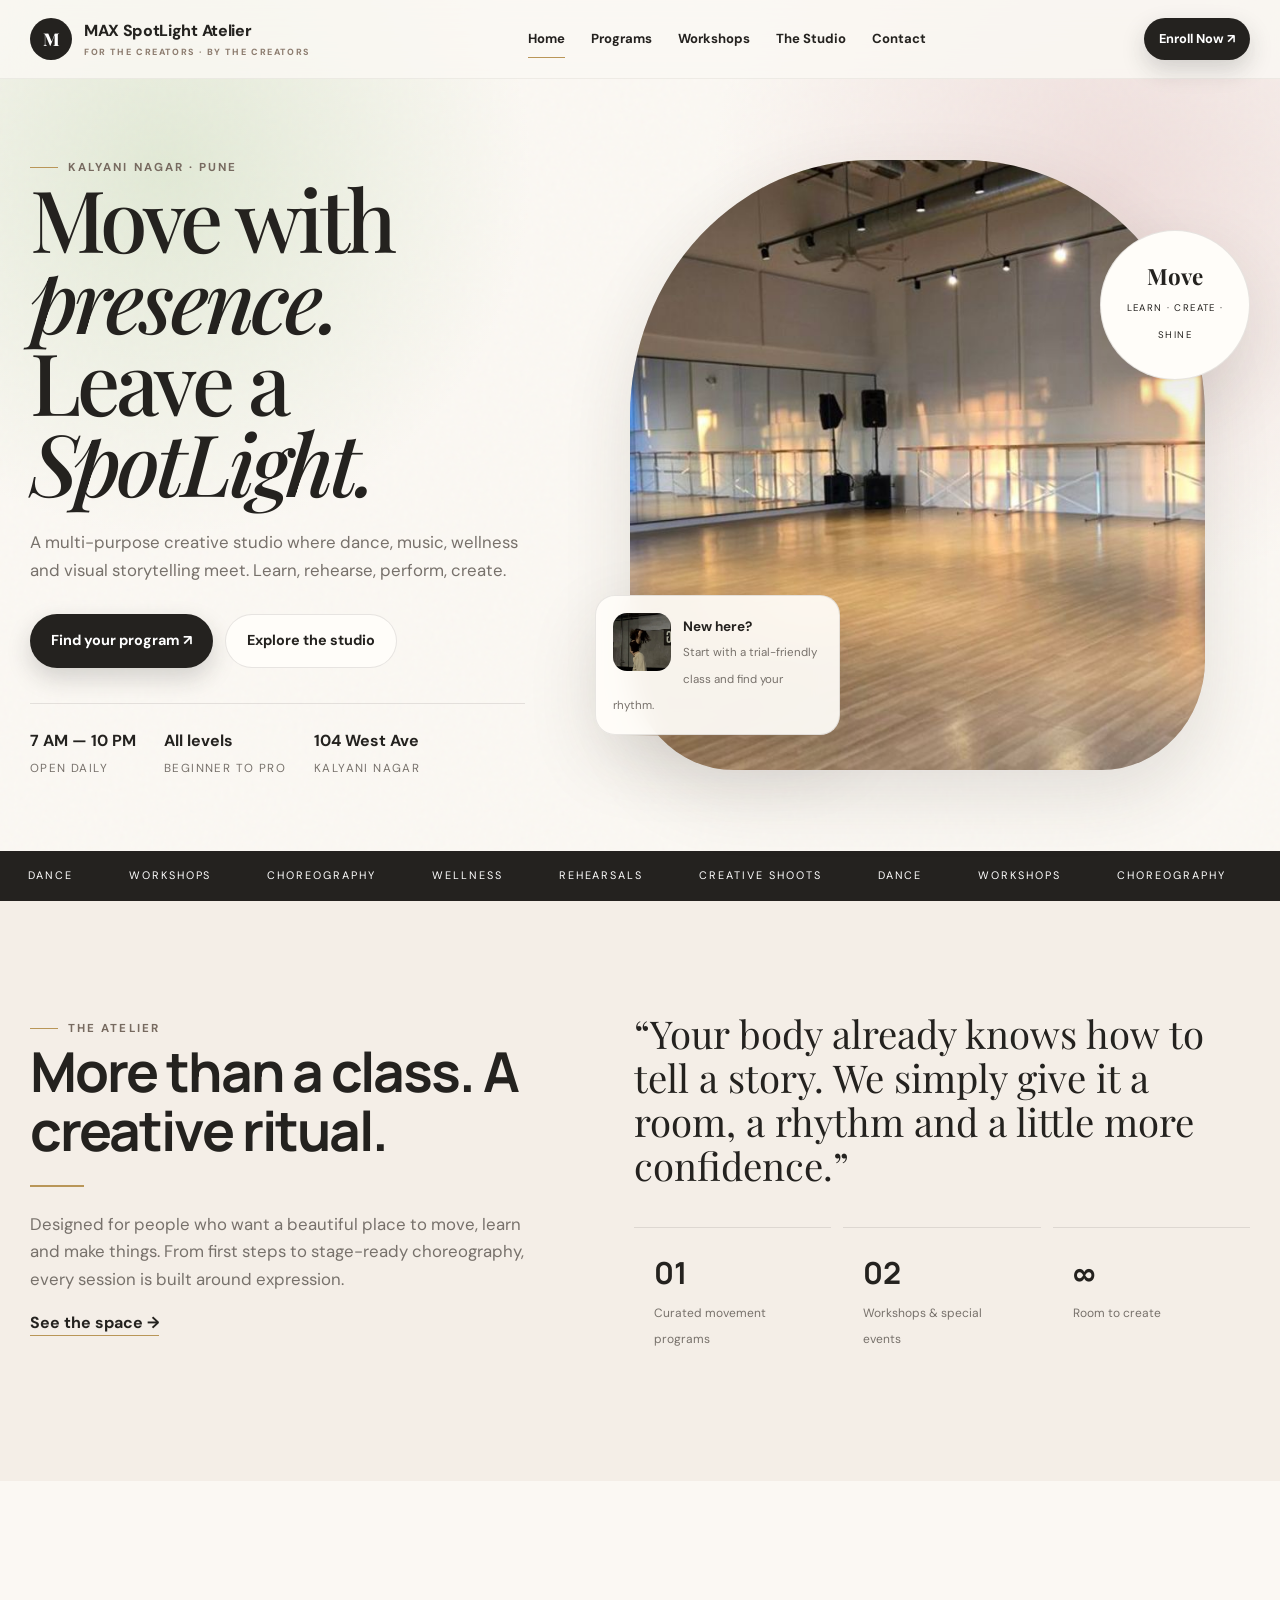
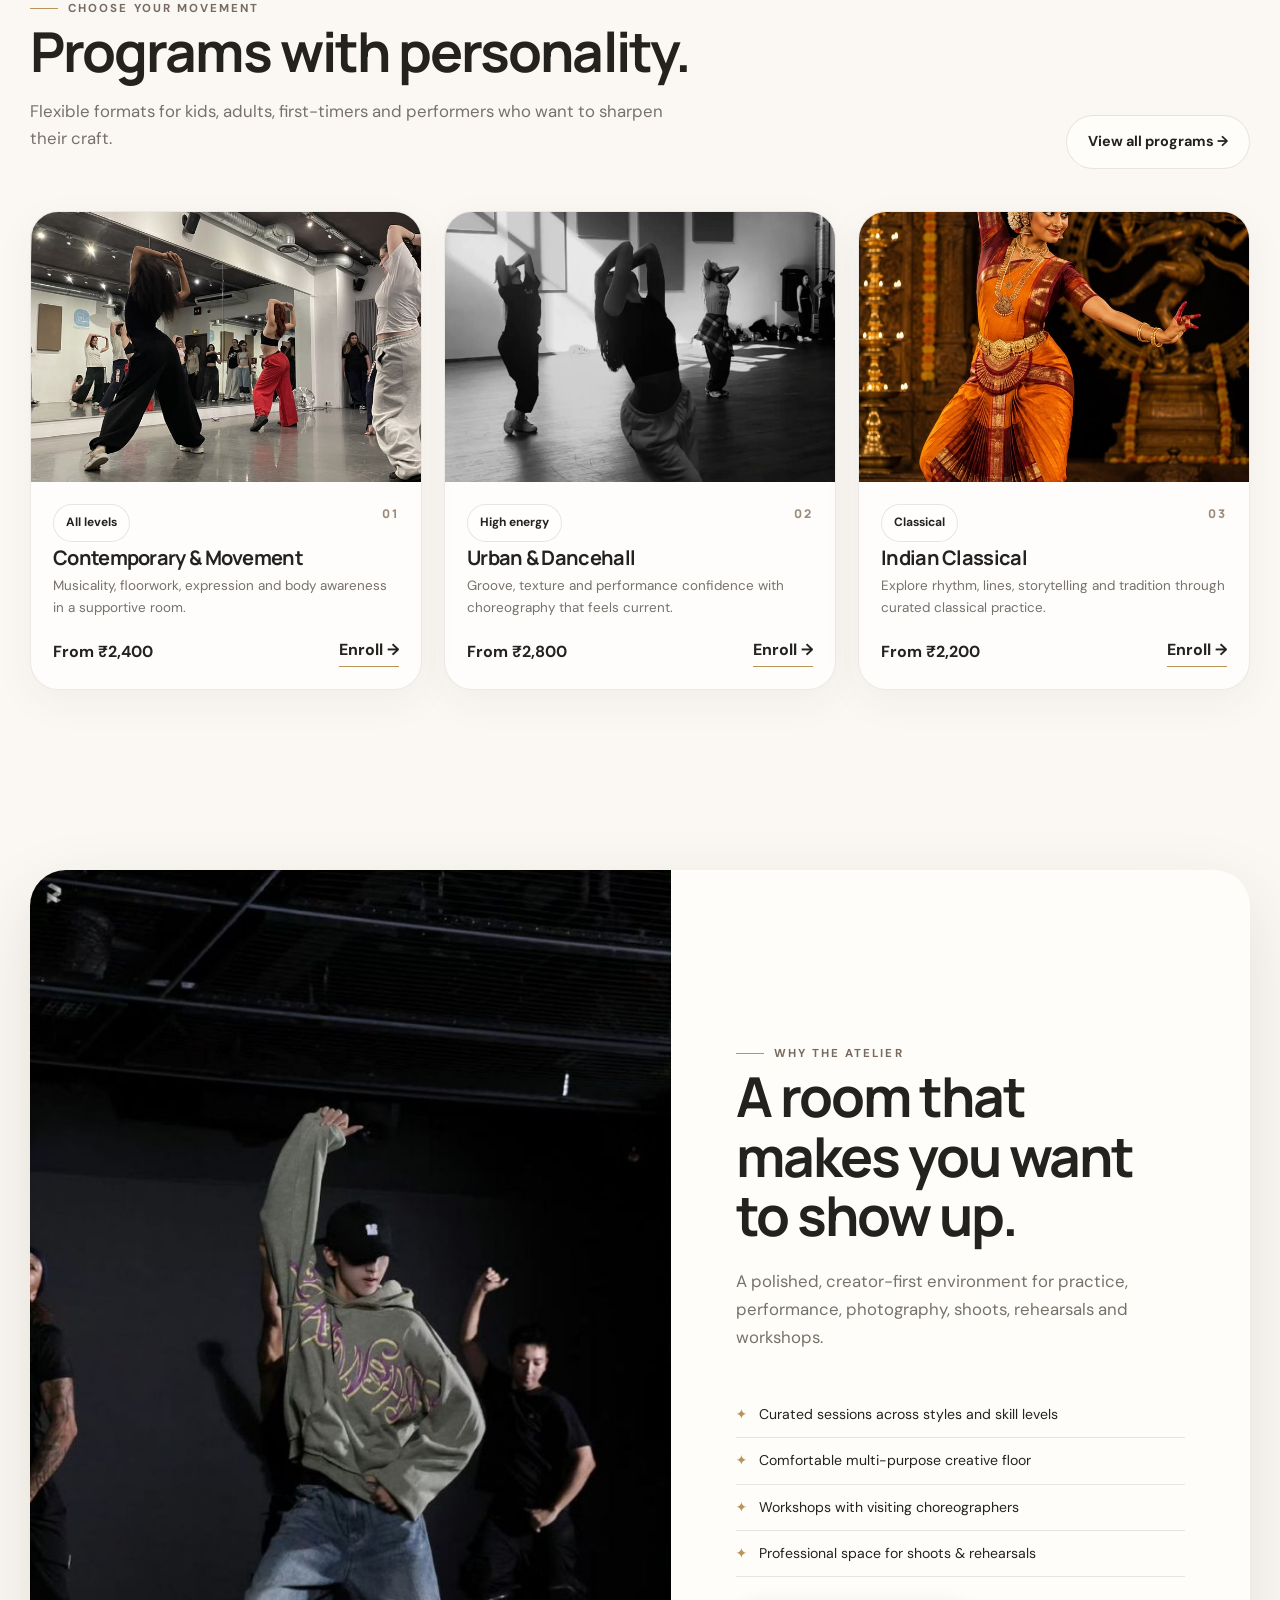
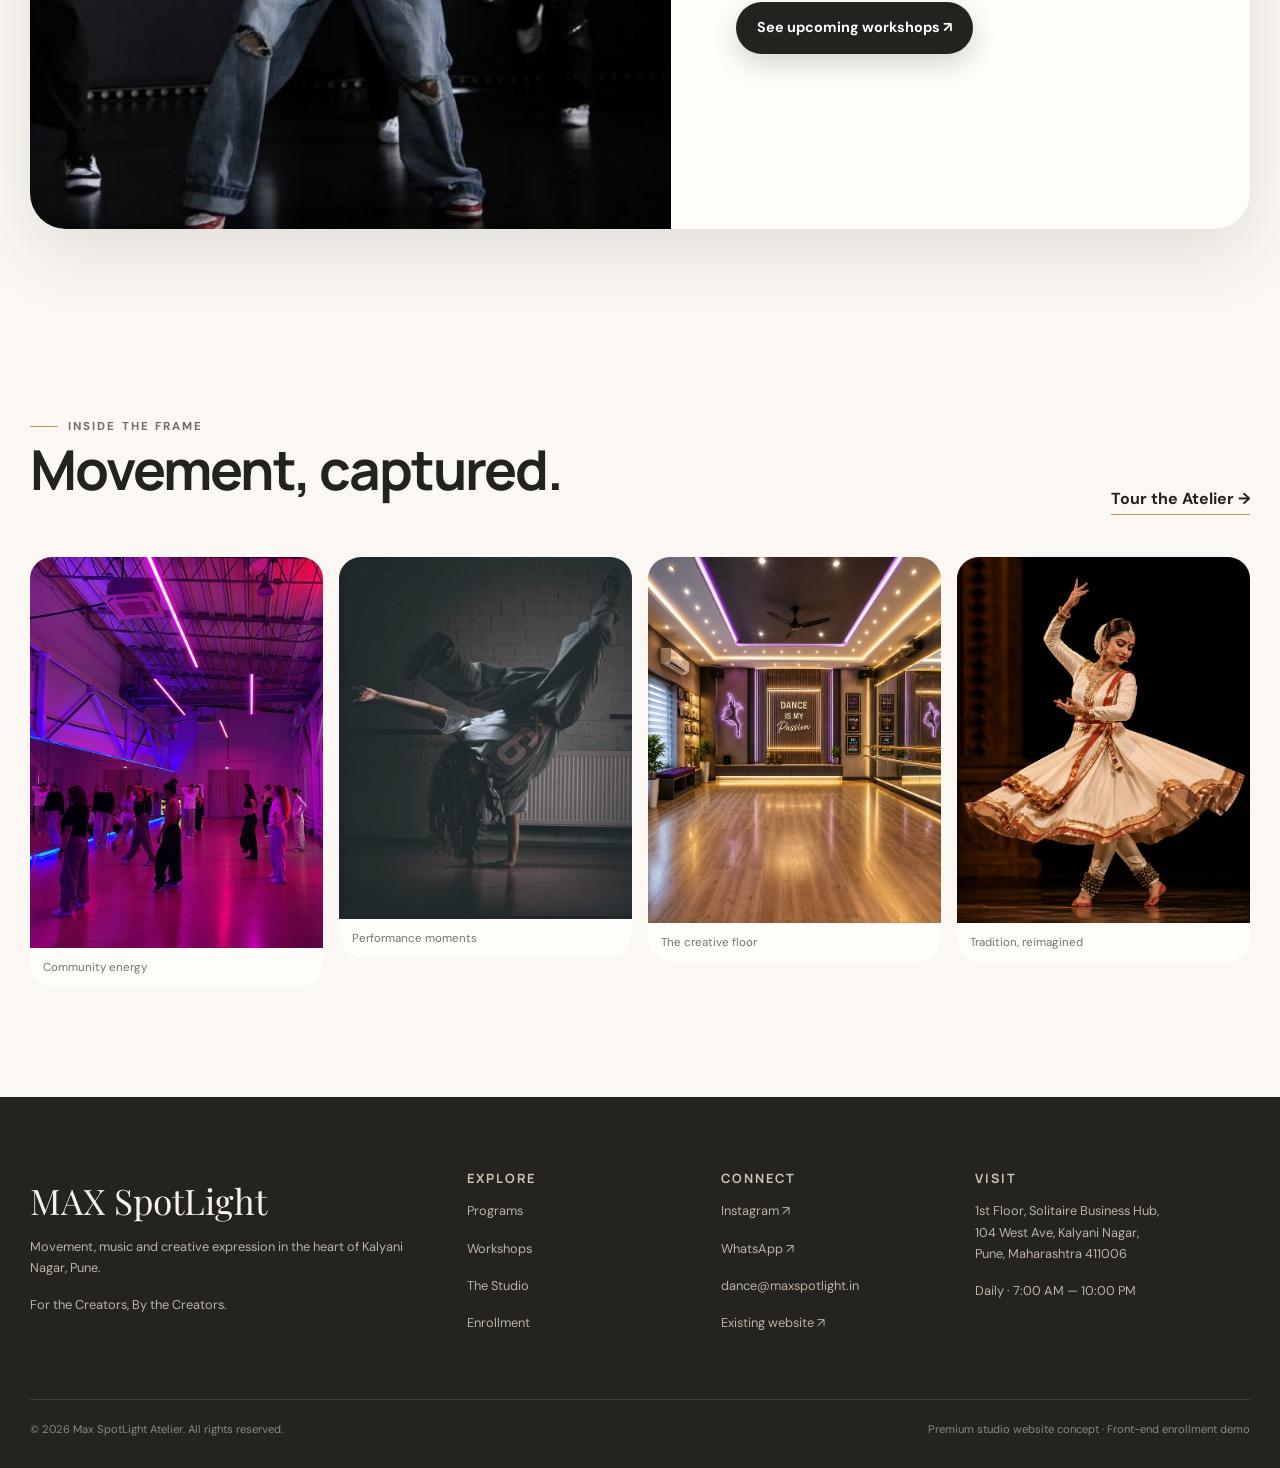
<file: index.html>
<!doctype html>
<html lang="en">
<head>
<meta charset="utf-8">
<meta name="viewport" content="width=device-width, initial-scale=1, viewport-fit=cover">
<meta name="description" content="Max SpotLight Atelier — premium dance, movement, workshops and creative studio space in Kalyani Nagar, Pune.">
<meta name="theme-color" content="#fbf8f3">
<title>Movement, made luminous | Max SpotLight Atelier</title>
<link rel="stylesheet" href="styles.css">
</head>
<body>
<header class="site-header">
  <div class="container nav">
    <a class="brand" href="index.html" aria-label="Max SpotLight Atelier home">
      <span class="brand-mark">M</span>
      <span>MAX SpotLight Atelier<small>FOR THE CREATORS · BY THE CREATORS</small></span>
    </a>
    <nav class="nav-links" aria-label="Primary navigation">
      <a href="index.html">Home</a>
      <a href="programs.html">Programs</a>
      <a href="workshops.html">Workshops</a>
      <a href="studio.html">The Studio</a>
      <a href="contact.html">Contact</a>
    </nav>
    <div class="nav-actions">
      <a class="btn btn-primary btn-small" href="enrollment.html">Enroll Now ↗</a>
      <button class="menu-btn" aria-label="Open menu">☰</button>
    </div>
  </div>
  <nav class="mobile-menu" aria-label="Mobile navigation">
    <a href="index.html">Home</a><a href="programs.html">Programs</a><a href="workshops.html">Workshops</a><a href="studio.html">The Studio</a><a href="contact.html">Contact</a>
    <a class="btn btn-primary" href="enrollment.html">Start Enrollment ↗</a>
  </nav>
</header>

<main>
<section class="hero noise">
  <div class="container hero-grid">
    <div class="hero-copy reveal">
      <span class="eyebrow">Kalyani Nagar · Pune</span>
      <h1 class="display">Move with <em>presence.</em><br>Leave a <em>SpotLight.</em></h1>
      <p class="lede">A multi-purpose creative studio where dance, music, wellness and visual storytelling meet. Learn, rehearse, perform, create.</p>
      <div class="hero-actions">
        <a class="btn btn-primary" href="enrollment.html">Find your program ↗</a>
        <a class="btn btn-soft" href="studio.html">Explore the studio</a>
      </div>
      <div class="hero-meta">
        <div class="meta-item"><strong>7 AM — 10 PM</strong><span>Open daily</span></div>
        <div class="meta-item"><strong>All levels</strong><span>Beginner to pro</span></div>
        <div class="meta-item"><strong>104 West Ave</strong><span>Kalyani Nagar</span></div>
      </div>
    </div>
    <div class="hero-art reveal">
      <div class="hero-main"><img src="assets/hero-contemporary.jpg" alt="Dancer in motion at Max SpotLight Atelier"></div>
      <div class="hero-badge"><div><strong>Move</strong><br><span>Learn · Create · Shine</span></div></div>
      <div class="floating-card">
        <img class="mini-img" src="assets/movement-portrait.jpg" alt="">
        <strong>New here?</strong><span>Start with a trial-friendly class and find your rhythm.</span>
      </div>
    </div>
  </div>
</section>

<div class="marquee"><div class="marquee-track">
  <span>Dance</span><span>Workshops</span><span>Choreography</span><span>Wellness</span><span>Rehearsals</span><span>Creative Shoots</span><span>Dance</span><span>Workshops</span><span>Choreography</span><span>Wellness</span><span>Rehearsals</span><span>Creative Shoots</span>
</div></div>

<section class="section about-band">
  <div class="container about-grid">
    <div class="reveal">
      <span class="eyebrow">The Atelier</span>
      <h2>More than a class. A creative ritual.</h2>
      <div class="gold-rule"></div>
      <p class="lede">Designed for people who want a beautiful place to move, learn and make things. From first steps to stage-ready choreography, every session is built around expression.</p>
      <a class="text-link" href="studio.html">See the space →</a>
    </div>
    <div class="reveal">
      <p class="quote">“Your body already knows how to tell a story. We simply give it a room, a rhythm and a little more confidence.”</p>
      <div class="stat-row">
        <div class="stat"><strong>01</strong><span>Curated movement programs</span></div>
        <div class="stat"><strong>02</strong><span>Workshops & special events</span></div>
        <div class="stat"><strong>∞</strong><span>Room to create</span></div>
      </div>
    </div>
  </div>
</section>

<section class="section">
  <div class="container">
    <div class="section-head reveal">
      <div><span class="eyebrow">Choose your movement</span><h2>Programs with personality.</h2><p class="lede">Flexible formats for kids, adults, first-timers and performers who want to sharpen their craft.</p></div>
      <a class="btn btn-soft" href="programs.html">View all programs →</a>
    </div>
    <div class="grid three">
      <article class="card program-card reveal">
        <div class="program-img"><img src="assets/group-class.jpg" alt="Group dance class"></div>
        <div class="program-body"><div class="top"><span class="pill">All levels</span><span class="number">01</span></div><h3>Contemporary & Movement</h3><p>Musicality, floorwork, expression and body awareness in a supportive room.</p><div class="program-foot"><strong>From ₹2,400</strong><a class="text-link" href="enrollment.html">Enroll →</a></div></div>
      </article>
      <article class="card program-card reveal">
        <div class="program-img"><img src="assets/dancehall-reel.jpg" alt="Dancehall movement"></div>
        <div class="program-body"><div class="top"><span class="pill">High energy</span><span class="number">02</span></div><h3>Urban & Dancehall</h3><p>Groove, texture and performance confidence with choreography that feels current.</p><div class="program-foot"><strong>From ₹2,800</strong><a class="text-link" href="enrollment.html">Enroll →</a></div></div>
      </article>
      <article class="card program-card reveal">
        <div class="program-img"><img src="assets/bharatanatyam.jpg" alt="Bharatanatyam dancer"></div>
        <div class="program-body"><div class="top"><span class="pill">Classical</span><span class="number">03</span></div><h3>Indian Classical</h3><p>Explore rhythm, lines, storytelling and tradition through curated classical practice.</p><div class="program-foot"><strong>From ₹2,200</strong><a class="text-link" href="enrollment.html">Enroll →</a></div></div>
      </article>
    </div>
  </div>
</section>

<section class="section-tight">
  <div class="container split-feature reveal">
    <div class="image"><img src="assets/performance-editorial.jpg" alt="Dance performance editorial"></div>
    <div class="content">
      <span class="eyebrow">Why the Atelier</span>
      <h2>A room that makes you want to show up.</h2>
      <p class="lede">A polished, creator-first environment for practice, performance, photography, shoots, rehearsals and workshops.</p>
      <ul class="check-list">
        <li>Curated sessions across styles and skill levels</li>
        <li>Comfortable multi-purpose creative floor</li>
        <li>Workshops with visiting choreographers</li>
        <li>Professional space for shoots & rehearsals</li>
      </ul>
      <div><a class="btn btn-primary" href="workshops.html">See upcoming workshops ↗</a></div>
    </div>
  </div>
</section>

<section class="section">
  <div class="container">
    <div class="section-head reveal"><div><span class="eyebrow">Inside the frame</span><h2>Movement, captured.</h2></div><a class="text-link" href="studio.html">Tour the Atelier →</a></div>
    <div class="gallery reveal">
      <figure><img src="assets/studio-community.jpg" alt="Dance community"><figcaption>Community energy</figcaption></figure>
      <figure><img src="assets/dance-photo.jpg" alt="Dance photography"><figcaption>Performance moments</figcaption></figure>
      <figure><img src="assets/studio-space.jpg" alt="Modern dance studio"><figcaption>The creative floor</figcaption></figure>
      <figure><img src="assets/kathak.jpg" alt="Kathak dancer"><figcaption>Tradition, reimagined</figcaption></figure>
    </div>
  </div>
</section>
</main>

<footer class="footer">
  <div class="container footer-grid">
    <div>
      <div class="footer-brand">MAX SpotLight</div>
      <p>Movement, music and creative expression in the heart of Kalyani Nagar, Pune.</p>
      <p>For the Creators, By the Creators.</p>
    </div>
    <div>
      <h4>Explore</h4>
      <p><a href="programs.html">Programs</a></p>
      <p><a href="workshops.html">Workshops</a></p>
      <p><a href="studio.html">The Studio</a></p>
      <p><a href="enrollment.html">Enrollment</a></p>
    </div>
    <div>
      <h4>Connect</h4>
      <p><a href="https://www.instagram.com/maxspotlightatelier/" target="_blank" rel="noopener">Instagram ↗</a></p>
      <p><a href="https://wa.me/919960628820" target="_blank" rel="noopener">WhatsApp ↗</a></p>
      <p><a href="mailto:dance@maxspotlight.in">dance@maxspotlight.in</a></p>
      <p><a href="https://maxspotlight.com/" target="_blank" rel="noopener">Existing website ↗</a></p>
    </div>
    <div>
      <h4>Visit</h4>
      <p>1st Floor, Solitaire Business Hub,<br>104 West Ave, Kalyani Nagar,<br>Pune, Maharashtra 411006</p>
      <p>Daily · 7:00 AM — 10:00 PM</p>
    </div>
  </div>
  <div class="container footer-bottom">
    <span>© 2026 Max SpotLight Atelier. All rights reserved.</span>
    <span>Premium studio website concept · Front-end enrollment demo</span>
  </div>
</footer>
<script src="script.js"></script>
</file>
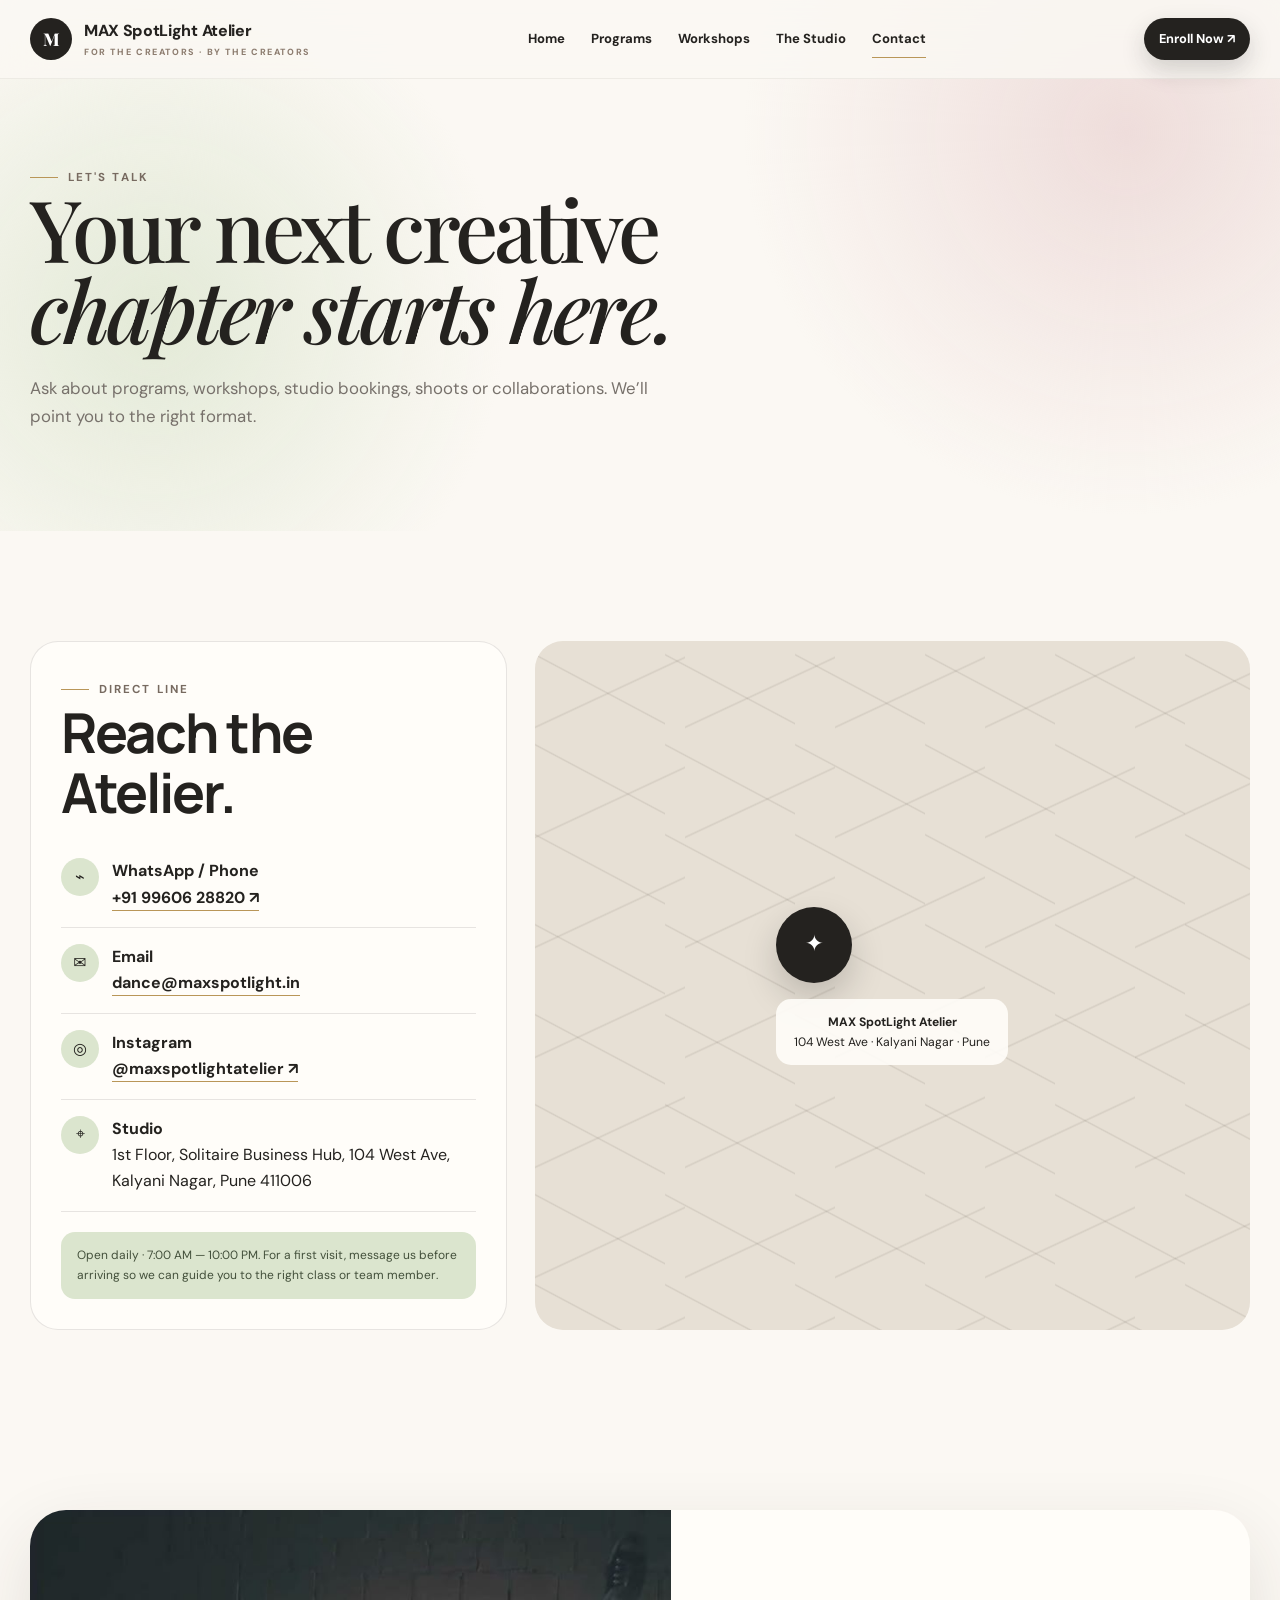
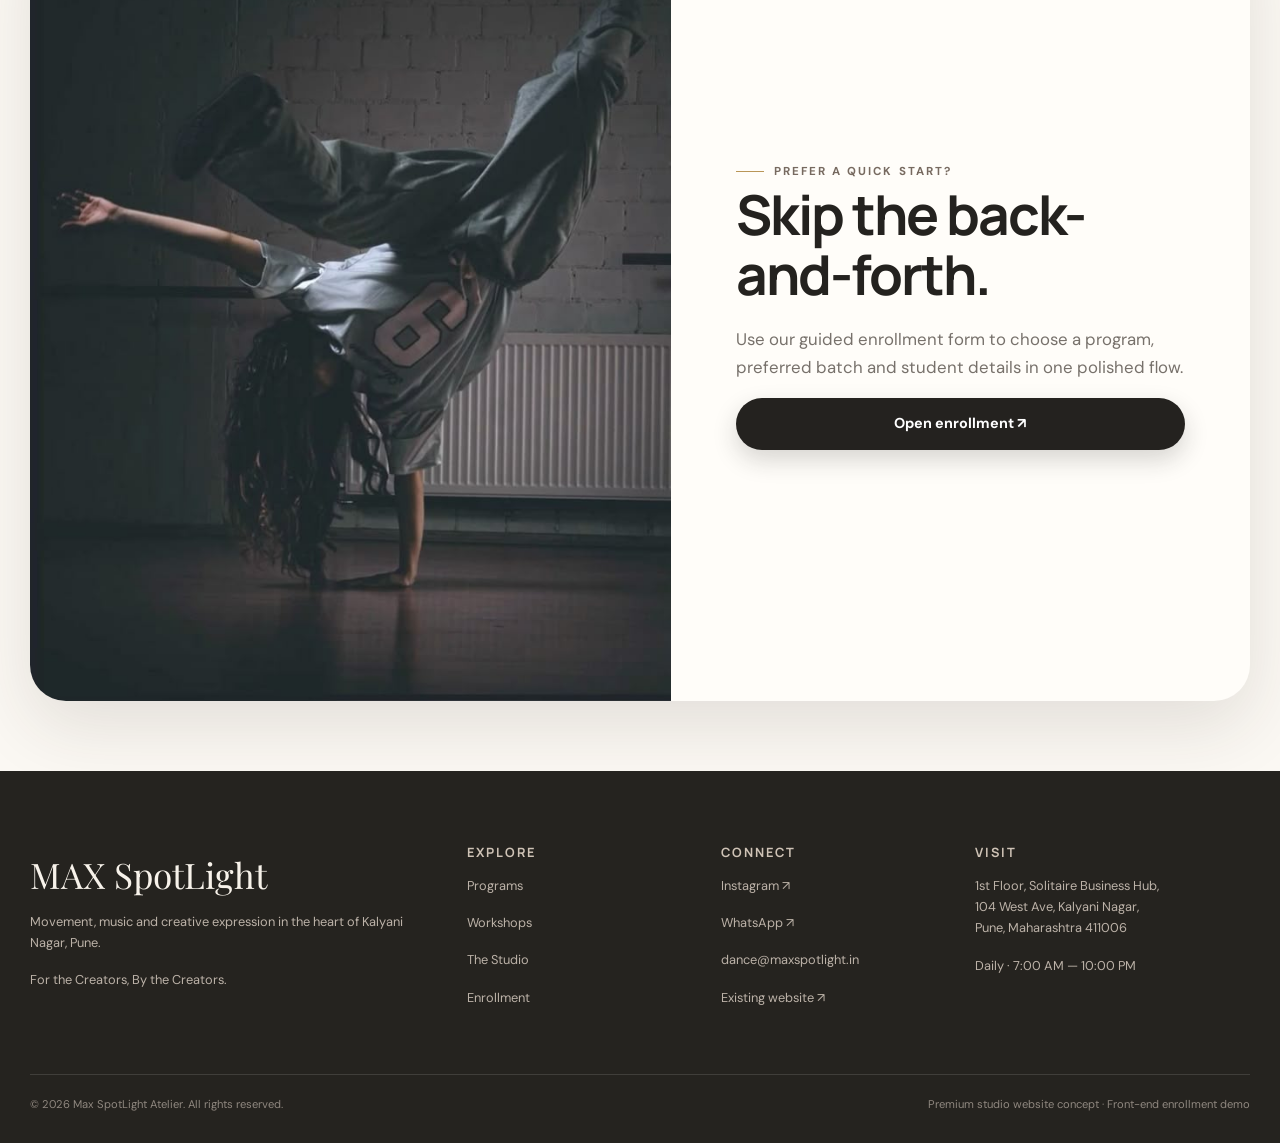
<file: contact.html>
<!doctype html>
<html lang="en">
<head>
<meta charset="utf-8">
<meta name="viewport" content="width=device-width, initial-scale=1, viewport-fit=cover">
<meta name="description" content="Contact Max SpotLight Atelier in Kalyani Nagar, Pune by WhatsApp, email or Instagram.">
<meta name="theme-color" content="#fbf8f3">
<title>Contact | Max SpotLight Atelier</title>
<link rel="stylesheet" href="styles.css">
</head>
<body>
<header class="site-header">
  <div class="container nav">
    <a class="brand" href="index.html" aria-label="Max SpotLight Atelier home">
      <span class="brand-mark">M</span>
      <span>MAX SpotLight Atelier<small>FOR THE CREATORS · BY THE CREATORS</small></span>
    </a>
    <nav class="nav-links" aria-label="Primary navigation">
      <a href="index.html">Home</a>
      <a href="programs.html">Programs</a>
      <a href="workshops.html">Workshops</a>
      <a href="studio.html">The Studio</a>
      <a href="contact.html">Contact</a>
    </nav>
    <div class="nav-actions">
      <a class="btn btn-primary btn-small" href="enrollment.html">Enroll Now ↗</a>
      <button class="menu-btn" aria-label="Open menu">☰</button>
    </div>
  </div>
  <nav class="mobile-menu" aria-label="Mobile navigation">
    <a href="index.html">Home</a><a href="programs.html">Programs</a><a href="workshops.html">Workshops</a><a href="studio.html">The Studio</a><a href="contact.html">Contact</a>
    <a class="btn btn-primary" href="enrollment.html">Start Enrollment ↗</a>
  </nav>
</header>

<main>
<section class="page-hero">
 <div class="container reveal"><span class="eyebrow">Let's talk</span><h1 class="display">Your next creative<br><em>chapter starts here.</em></h1><p class="lede">Ask about programs, workshops, studio bookings, shoots or collaborations. We’ll point you to the right format.</p></div>
</section>
<section class="section">
<div class="container contact-grid">
 <div class="contact-card reveal">
  <span class="eyebrow">Direct line</span><h2>Reach the Atelier.</h2>
  <ul class="contact-list">
   <li><span class="icon">⌁</span><div><strong>WhatsApp / Phone</strong><br><a class="text-link" href="https://wa.me/919960628820" target="_blank" rel="noopener">+91 99606 28820 ↗</a></div></li>
   <li><span class="icon">✉</span><div><strong>Email</strong><br><a class="text-link" href="mailto:dance@maxspotlight.in">dance@maxspotlight.in</a></div></li>
   <li><span class="icon">◎</span><div><strong>Instagram</strong><br><a class="text-link" href="https://www.instagram.com/maxspotlightatelier/" target="_blank" rel="noopener">@maxspotlightatelier ↗</a></div></li>
   <li><span class="icon">⌖</span><div><strong>Studio</strong><br>1st Floor, Solitaire Business Hub, 104 West Ave, Kalyani Nagar, Pune 411006</div></li>
  </ul>
  <div class="notice">Open daily · 7:00 AM — 10:00 PM. For a first visit, message us before arriving so we can guide you to the right class or team member.</div>
 </div>
 <div class="map-card reveal">
  <div class="map-art"><div><div class="map-pin">✦</div><div class="map-copy"><strong>MAX SpotLight Atelier</strong><br>104 West Ave · Kalyani Nagar · Pune</div></div></div>
 </div>
</div>
</section>
<section class="section-tight">
<div class="container split-feature reveal">
 <div class="image"><img src="assets/dance-photo.jpg" alt="Dance photo at the Atelier"></div>
 <div class="content"><span class="eyebrow">Prefer a quick start?</span><h2>Skip the back-and-forth.</h2><p class="lede">Use our guided enrollment form to choose a program, preferred batch and student details in one polished flow.</p><a class="btn btn-primary" href="enrollment.html">Open enrollment ↗</a></div>
</div>
</section>
</main>

<footer class="footer">
  <div class="container footer-grid">
    <div>
      <div class="footer-brand">MAX SpotLight</div>
      <p>Movement, music and creative expression in the heart of Kalyani Nagar, Pune.</p>
      <p>For the Creators, By the Creators.</p>
    </div>
    <div>
      <h4>Explore</h4>
      <p><a href="programs.html">Programs</a></p>
      <p><a href="workshops.html">Workshops</a></p>
      <p><a href="studio.html">The Studio</a></p>
      <p><a href="enrollment.html">Enrollment</a></p>
    </div>
    <div>
      <h4>Connect</h4>
      <p><a href="https://www.instagram.com/maxspotlightatelier/" target="_blank" rel="noopener">Instagram ↗</a></p>
      <p><a href="https://wa.me/919960628820" target="_blank" rel="noopener">WhatsApp ↗</a></p>
      <p><a href="mailto:dance@maxspotlight.in">dance@maxspotlight.in</a></p>
      <p><a href="https://maxspotlight.com/" target="_blank" rel="noopener">Existing website ↗</a></p>
    </div>
    <div>
      <h4>Visit</h4>
      <p>1st Floor, Solitaire Business Hub,<br>104 West Ave, Kalyani Nagar,<br>Pune, Maharashtra 411006</p>
      <p>Daily · 7:00 AM — 10:00 PM</p>
    </div>
  </div>
  <div class="container footer-bottom">
    <span>© 2026 Max SpotLight Atelier. All rights reserved.</span>
    <span>Premium studio website concept · Front-end enrollment demo</span>
  </div>
</footer>
<script src="script.js"></script>
</file>
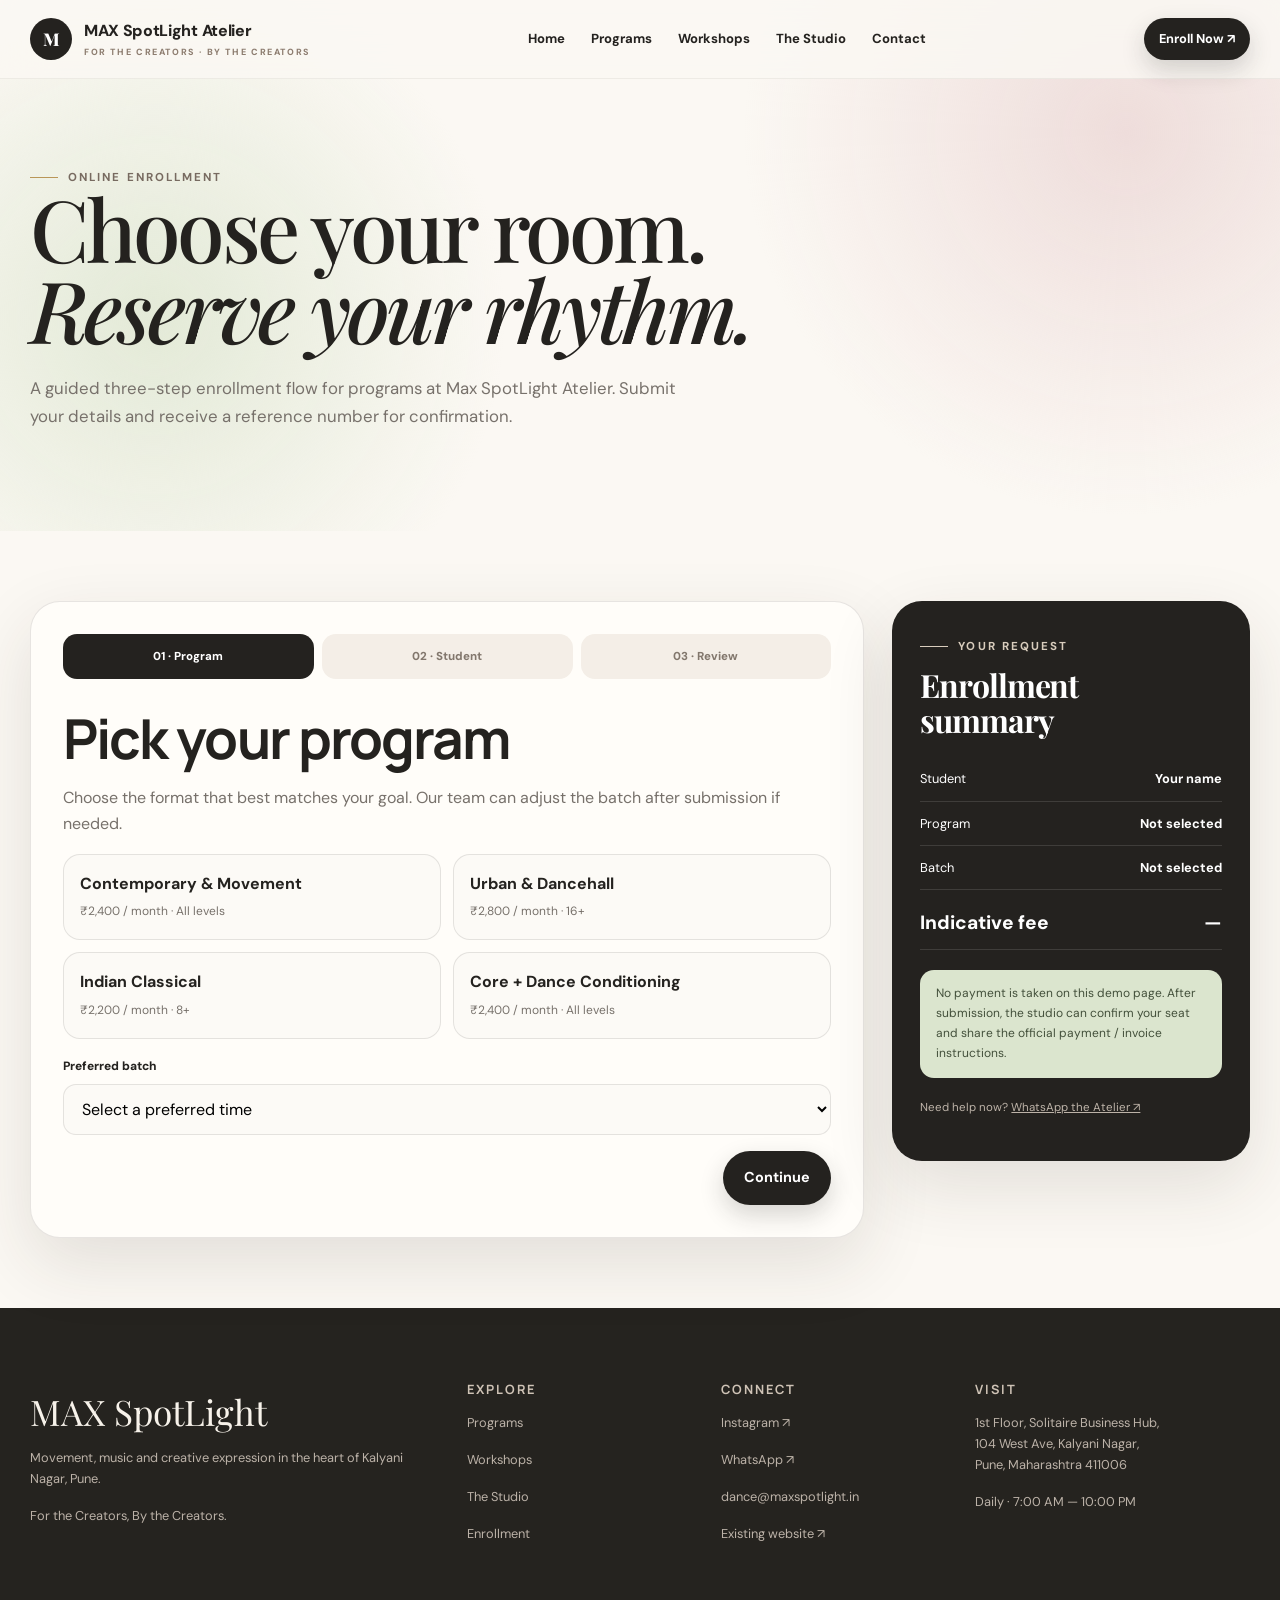
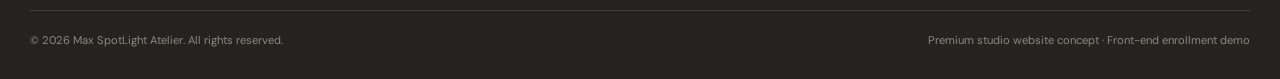
<file: enrollment.html>
<!doctype html>
<html lang="en">
<head>
<meta charset="utf-8">
<meta name="viewport" content="width=device-width, initial-scale=1, viewport-fit=cover">
<meta name="description" content="Online enrollment for Max SpotLight Atelier dance programs in Pune.">
<meta name="theme-color" content="#fbf8f3">
<title>Online Enrollment | Max SpotLight Atelier</title>
<link rel="stylesheet" href="styles.css">
</head>
<body>
<header class="site-header">
  <div class="container nav">
    <a class="brand" href="index.html" aria-label="Max SpotLight Atelier home">
      <span class="brand-mark">M</span>
      <span>MAX SpotLight Atelier<small>FOR THE CREATORS · BY THE CREATORS</small></span>
    </a>
    <nav class="nav-links" aria-label="Primary navigation">
      <a href="index.html">Home</a>
      <a href="programs.html">Programs</a>
      <a href="workshops.html">Workshops</a>
      <a href="studio.html">The Studio</a>
      <a href="contact.html">Contact</a>
    </nav>
    <div class="nav-actions">
      <a class="btn btn-primary btn-small" href="enrollment.html">Enroll Now ↗</a>
      <button class="menu-btn" aria-label="Open menu">☰</button>
    </div>
  </div>
  <nav class="mobile-menu" aria-label="Mobile navigation">
    <a href="index.html">Home</a><a href="programs.html">Programs</a><a href="workshops.html">Workshops</a><a href="studio.html">The Studio</a><a href="contact.html">Contact</a>
    <a class="btn btn-primary" href="enrollment.html">Start Enrollment ↗</a>
  </nav>
</header>

<main>
<section class="page-hero">
 <div class="container reveal"><span class="eyebrow">Online enrollment</span><h1 class="display">Choose your room.<br><em>Reserve your rhythm.</em></h1><p class="lede">A guided three-step enrollment flow for programs at Max SpotLight Atelier. Submit your details and receive a reference number for confirmation.</p></div>
</section>
<section class="section-tight">
<div class="container enroll-layout">
 <form class="form-card reveal" id="enrollmentForm">
   <div class="steps"><div class="step active">01 · Program</div><div class="step">02 · Student</div><div class="step">03 · Review</div></div>
   <div class="form-step active">
     <h2>Pick your program</h2><p class="muted">Choose the format that best matches your goal. Our team can adjust the batch after submission if needed.</p>
     <div class="choice-grid">
       <div class="choice"><input required type="radio" id="p1" name="program" value="Contemporary & Movement" data-price="2400"><label for="p1"><strong>Contemporary & Movement</strong><span>₹2,400 / month · All levels</span></label></div>
       <div class="choice"><input required type="radio" id="p2" name="program" value="Urban & Dancehall" data-price="2800"><label for="p2"><strong>Urban & Dancehall</strong><span>₹2,800 / month · 16+</span></label></div>
       <div class="choice"><input required type="radio" id="p3" name="program" value="Indian Classical" data-price="2200"><label for="p3"><strong>Indian Classical</strong><span>₹2,200 / month · 8+</span></label></div>
       <div class="choice"><input required type="radio" id="p4" name="program" value="Core + Dance Conditioning" data-price="2400"><label for="p4"><strong>Core + Dance Conditioning</strong><span>₹2,400 / month · All levels</span></label></div>
     </div>
     <div style="height:18px"></div>
     <div class="field"><label for="batch">Preferred batch</label><select id="batch" name="batch" required><option value="">Select a preferred time</option><option>Weekday Morning · 8:00 AM</option><option>Weekday Evening · 6:00 PM</option><option>Weekday Evening · 7:30 PM</option><option>Saturday · 11:00 AM</option><option>Saturday · 5:00 PM</option></select></div>
   </div>
   <div class="form-step">
     <h2>Tell us about the student</h2><p class="muted">These details help the team recommend the right pace and batch.</p>
     <div class="form-grid">
       <div class="field"><label for="studentName">Full name *</label><input id="studentName" name="studentName" required placeholder="Your full name"></div>
       <div class="field"><label for="age">Age *</label><input id="age" name="age" required type="number" min="4" max="80" placeholder="e.g. 20"></div>
       <div class="field"><label for="phone">WhatsApp number *</label><input id="phone" name="phone" required type="tel" placeholder="+91 98xxxxxx"></div>
       <div class="field"><label for="email">Email *</label><input id="email" name="email" required type="email" placeholder="you@example.com"></div>
       <div class="field"><label for="experience">Experience</label><select id="experience" name="experience"><option>Complete beginner</option><option>Some experience</option><option>Intermediate</option><option>Advanced / performer</option></select></div>
       <div class="field"><label for="goal">Primary goal</label><select id="goal" name="goal"><option>Fitness & movement</option><option>Learn choreography</option><option>Performance</option><option>Classical training</option><option>Confidence & expression</option></select></div>
       <div class="field full"><label for="notes">Anything we should know?</label><textarea id="notes" name="notes" rows="4" placeholder="Preferred style, accessibility request, previous training, etc."></textarea></div>
     </div>
   </div>
   <div class="form-step">
     <h2>Review & submit</h2><p class="muted">Your enrollment request is ready. A reference is generated for this demo flow; the studio team can confirm availability and payment separately.</p>
     <div class="card" style="padding:18px;background:#fcfaf6;margin:18px 0">
       <p><strong>Enrollment request</strong></p>
       <p class="muted">Selected program and batch are shown in the summary beside this form. Please verify your WhatsApp number and email before submitting.</p>
     </div>
     <label style="display:flex;gap:10px;align-items:flex-start;font-size:.8rem"><input id="terms" type="checkbox"> I confirm that the information provided is accurate and I agree to the studio's enrollment policies.</label>
   </div>
   <div class="form-actions"><button type="button" class="btn btn-soft" id="backStep">Back</button><button type="button" class="btn btn-primary" id="nextStep">Continue</button></div>
 </form>
 <aside class="summary reveal">
   <span class="eyebrow">Your request</span><h3>Enrollment<br>summary</h3>
   <div class="summary-line"><span>Student</span><strong id="summaryName">Your name</strong></div>
   <div class="summary-line"><span>Program</span><strong id="summaryProgram">Not selected</strong></div>
   <div class="summary-line"><span>Batch</span><strong id="summaryBatch">Not selected</strong></div>
   <div class="summary-line summary-total"><span>Indicative fee</span><strong id="summaryAmount">—</strong></div>
   <div class="notice">No payment is taken on this demo page. After submission, the studio can confirm your seat and share the official payment / invoice instructions.</div>
   <p style="font-size:.72rem;color:#bdb3a8;margin-top:20px">Need help now? <a style="text-decoration:underline" href="https://wa.me/919960628820" target="_blank" rel="noopener">WhatsApp the Atelier ↗</a></p>
 </aside>
</div>
</section>
</main>
<div class="modal" id="successModal">
 <div class="modal-card">
  <button class="modal-close" data-close-modal>×</button>
  <span class="eyebrow">Request received</span><h2>You’re on the list.</h2>
  <p class="lede">Your demo enrollment request has been saved on this device. Reference: <strong id="successRef"></strong></p>
  <p>For real deployment, connect this form to the studio's CRM / email / database and add a verified payment gateway before going live.</p>
  <div style="display:flex;gap:10px;flex-wrap:wrap"><a class="btn btn-primary" href="https://wa.me/919960628820" target="_blank" rel="noopener">Continue on WhatsApp ↗</a><button class="btn btn-soft modal-close" data-close-modal>Close</button></div>
 </div>
</div>

<footer class="footer">
  <div class="container footer-grid">
    <div>
      <div class="footer-brand">MAX SpotLight</div>
      <p>Movement, music and creative expression in the heart of Kalyani Nagar, Pune.</p>
      <p>For the Creators, By the Creators.</p>
    </div>
    <div>
      <h4>Explore</h4>
      <p><a href="programs.html">Programs</a></p>
      <p><a href="workshops.html">Workshops</a></p>
      <p><a href="studio.html">The Studio</a></p>
      <p><a href="enrollment.html">Enrollment</a></p>
    </div>
    <div>
      <h4>Connect</h4>
      <p><a href="https://www.instagram.com/maxspotlightatelier/" target="_blank" rel="noopener">Instagram ↗</a></p>
      <p><a href="https://wa.me/919960628820" target="_blank" rel="noopener">WhatsApp ↗</a></p>
      <p><a href="mailto:dance@maxspotlight.in">dance@maxspotlight.in</a></p>
      <p><a href="https://maxspotlight.com/" target="_blank" rel="noopener">Existing website ↗</a></p>
    </div>
    <div>
      <h4>Visit</h4>
      <p>1st Floor, Solitaire Business Hub,<br>104 West Ave, Kalyani Nagar,<br>Pune, Maharashtra 411006</p>
      <p>Daily · 7:00 AM — 10:00 PM</p>
    </div>
  </div>
  <div class="container footer-bottom">
    <span>© 2026 Max SpotLight Atelier. All rights reserved.</span>
    <span>Premium studio website concept · Front-end enrollment demo</span>
  </div>
</footer>
<script src="script.js"></script>
</file>
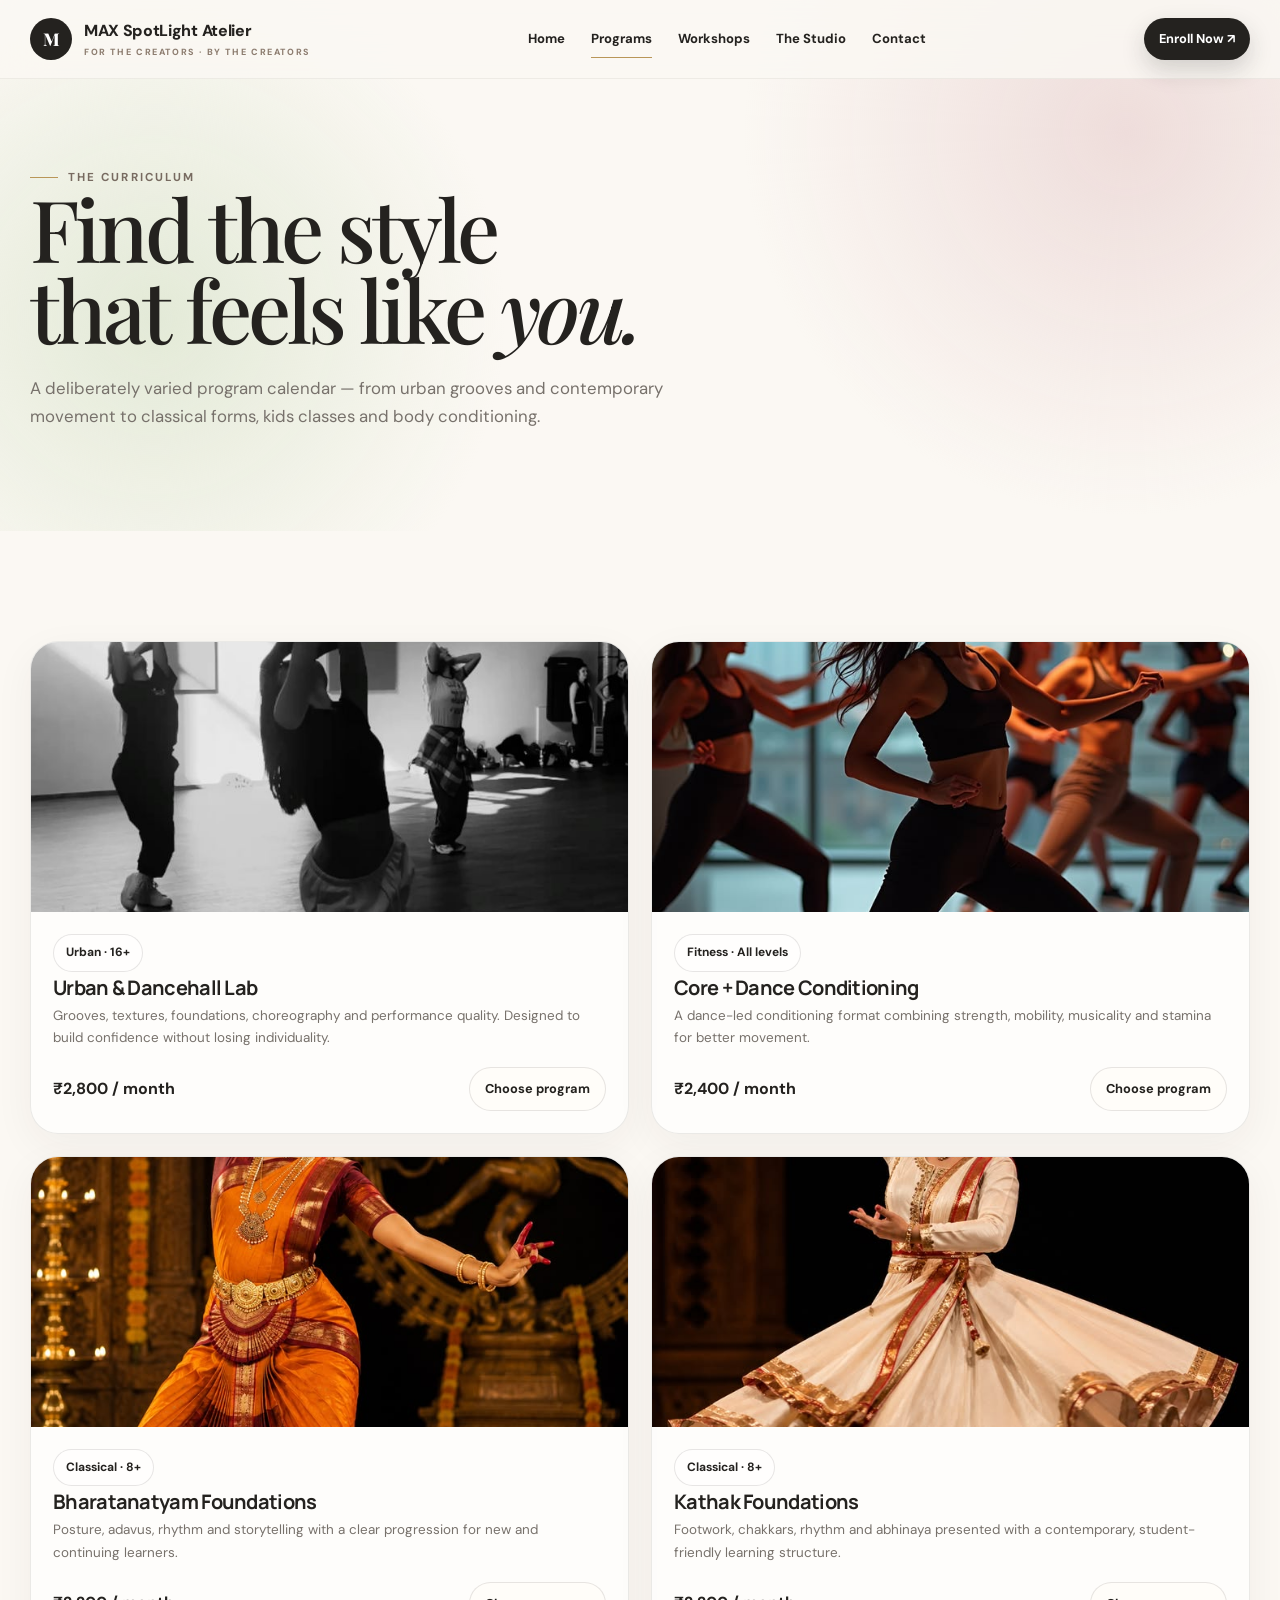
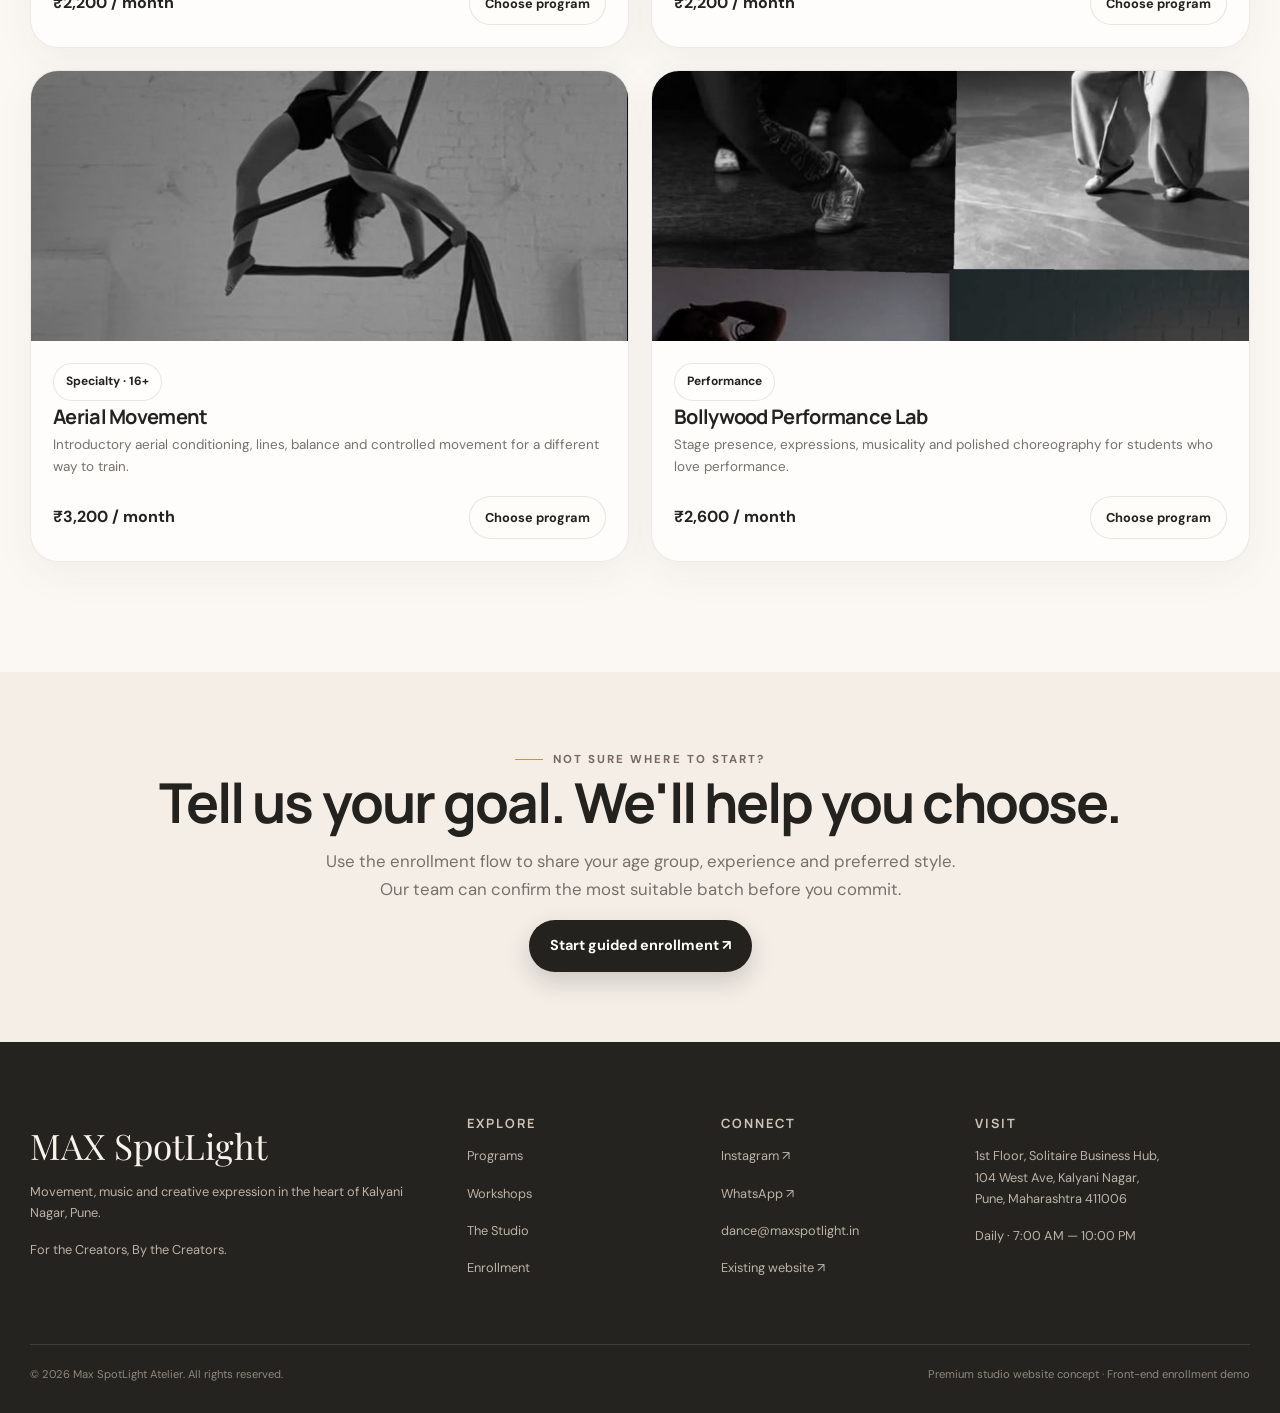
<file: programs.html>
<!doctype html>
<html lang="en">
<head>
<meta charset="utf-8">
<meta name="viewport" content="width=device-width, initial-scale=1, viewport-fit=cover">
<meta name="description" content="Explore dance and movement programs at Max SpotLight Atelier in Kalyani Nagar, Pune.">
<meta name="theme-color" content="#fbf8f3">
<title>Programs | Max SpotLight Atelier</title>
<link rel="stylesheet" href="styles.css">
</head>
<body>
<header class="site-header">
  <div class="container nav">
    <a class="brand" href="index.html" aria-label="Max SpotLight Atelier home">
      <span class="brand-mark">M</span>
      <span>MAX SpotLight Atelier<small>FOR THE CREATORS · BY THE CREATORS</small></span>
    </a>
    <nav class="nav-links" aria-label="Primary navigation">
      <a href="index.html">Home</a>
      <a href="programs.html">Programs</a>
      <a href="workshops.html">Workshops</a>
      <a href="studio.html">The Studio</a>
      <a href="contact.html">Contact</a>
    </nav>
    <div class="nav-actions">
      <a class="btn btn-primary btn-small" href="enrollment.html">Enroll Now ↗</a>
      <button class="menu-btn" aria-label="Open menu">☰</button>
    </div>
  </div>
  <nav class="mobile-menu" aria-label="Mobile navigation">
    <a href="index.html">Home</a><a href="programs.html">Programs</a><a href="workshops.html">Workshops</a><a href="studio.html">The Studio</a><a href="contact.html">Contact</a>
    <a class="btn btn-primary" href="enrollment.html">Start Enrollment ↗</a>
  </nav>
</header>

<main>
<section class="page-hero">
 <div class="container reveal"><span class="eyebrow">The curriculum</span><h1 class="display">Find the style<br>that feels like <em>you.</em></h1><p class="lede">A deliberately varied program calendar — from urban grooves and contemporary movement to classical forms, kids classes and body conditioning.</p></div>
</section>
<section class="section">
<div class="container">
 <div class="grid two">
  <article class="card program-card reveal"><div class="program-img"><img src="assets/dancehall-reel.jpg" alt="Dancehall class"></div><div class="program-body"><span class="pill">Urban · 16+</span><h3>Urban & Dancehall Lab</h3><p>Grooves, textures, foundations, choreography and performance quality. Designed to build confidence without losing individuality.</p><div class="program-foot"><strong>₹2,800 / month</strong><a class="btn btn-soft btn-small" href="enrollment.html">Choose program</a></div></div></article>
  <article class="card program-card reveal"><div class="program-img"><img src="assets/core-dance.jpg" alt="Core dance training"></div><div class="program-body"><span class="pill">Fitness · All levels</span><h3>Core + Dance Conditioning</h3><p>A dance-led conditioning format combining strength, mobility, musicality and stamina for better movement.</p><div class="program-foot"><strong>₹2,400 / month</strong><a class="btn btn-soft btn-small" href="enrollment.html">Choose program</a></div></div></article>
  <article class="card program-card reveal"><div class="program-img"><img src="assets/bharatanatyam.jpg" alt="Bharatanatyam"></div><div class="program-body"><span class="pill">Classical · 8+</span><h3>Bharatanatyam Foundations</h3><p>Posture, adavus, rhythm and storytelling with a clear progression for new and continuing learners.</p><div class="program-foot"><strong>₹2,200 / month</strong><a class="btn btn-soft btn-small" href="enrollment.html">Choose program</a></div></div></article>
  <article class="card program-card reveal"><div class="program-img"><img src="assets/kathak.jpg" alt="Kathak dancer"></div><div class="program-body"><span class="pill">Classical · 8+</span><h3>Kathak Foundations</h3><p>Footwork, chakkars, rhythm and abhinaya presented with a contemporary, student-friendly learning structure.</p><div class="program-foot"><strong>₹2,200 / month</strong><a class="btn btn-soft btn-small" href="enrollment.html">Choose program</a></div></div></article>
  <article class="card program-card reveal"><div class="program-img"><img src="assets/aerial-silks.jpg" alt="Aerial silks"></div><div class="program-body"><span class="pill">Specialty · 16+</span><h3>Aerial Movement</h3><p>Introductory aerial conditioning, lines, balance and controlled movement for a different way to train.</p><div class="program-foot"><strong>₹3,200 / month</strong><a class="btn btn-soft btn-small" href="enrollment.html">Choose program</a></div></article>
  <article class="card program-card reveal"><div class="program-img"><img src="assets/dance-fashion.jpg" alt="Dance fashion editorial"></div><div class="program-body"><span class="pill">Performance</span><h3>Bollywood Performance Lab</h3><p>Stage presence, expressions, musicality and polished choreography for students who love performance.</p><div class="program-foot"><strong>₹2,600 / month</strong><a class="btn btn-soft btn-small" href="enrollment.html">Choose program</a></div></article>
 </div>
</div>
</section>
<section class="section-tight about-band">
 <div class="container center reveal"><span class="eyebrow">Not sure where to start?</span><h2>Tell us your goal. We'll help you choose.</h2><p class="lede">Use the enrollment flow to share your age group, experience and preferred style. Our team can confirm the most suitable batch before you commit.</p><a class="btn btn-primary" href="enrollment.html">Start guided enrollment ↗</a></div>
</section>
</main>

<footer class="footer">
  <div class="container footer-grid">
    <div>
      <div class="footer-brand">MAX SpotLight</div>
      <p>Movement, music and creative expression in the heart of Kalyani Nagar, Pune.</p>
      <p>For the Creators, By the Creators.</p>
    </div>
    <div>
      <h4>Explore</h4>
      <p><a href="programs.html">Programs</a></p>
      <p><a href="workshops.html">Workshops</a></p>
      <p><a href="studio.html">The Studio</a></p>
      <p><a href="enrollment.html">Enrollment</a></p>
    </div>
    <div>
      <h4>Connect</h4>
      <p><a href="https://www.instagram.com/maxspotlightatelier/" target="_blank" rel="noopener">Instagram ↗</a></p>
      <p><a href="https://wa.me/919960628820" target="_blank" rel="noopener">WhatsApp ↗</a></p>
      <p><a href="mailto:dance@maxspotlight.in">dance@maxspotlight.in</a></p>
      <p><a href="https://maxspotlight.com/" target="_blank" rel="noopener">Existing website ↗</a></p>
    </div>
    <div>
      <h4>Visit</h4>
      <p>1st Floor, Solitaire Business Hub,<br>104 West Ave, Kalyani Nagar,<br>Pune, Maharashtra 411006</p>
      <p>Daily · 7:00 AM — 10:00 PM</p>
    </div>
  </div>
  <div class="container footer-bottom">
    <span>© 2026 Max SpotLight Atelier. All rights reserved.</span>
    <span>Premium studio website concept · Front-end enrollment demo</span>
  </div>
</footer>
<script src="script.js"></script>
</file>
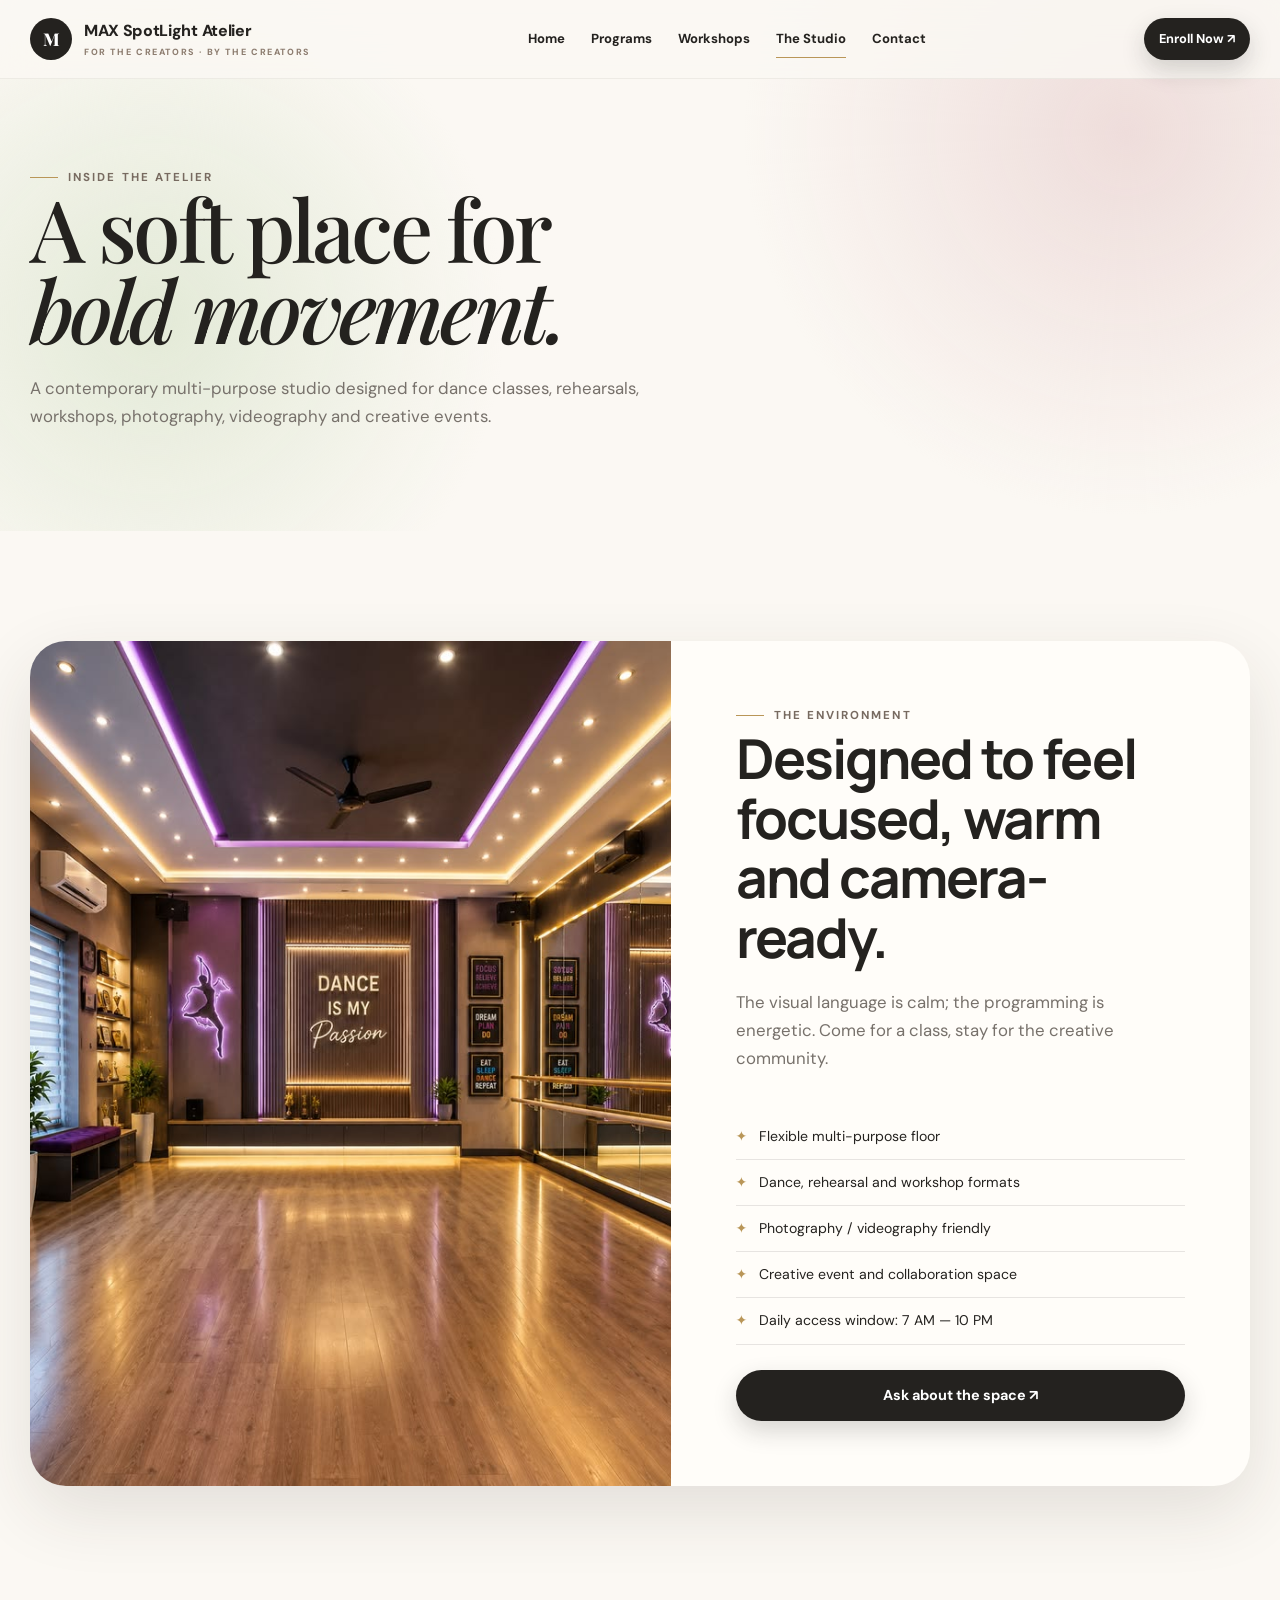
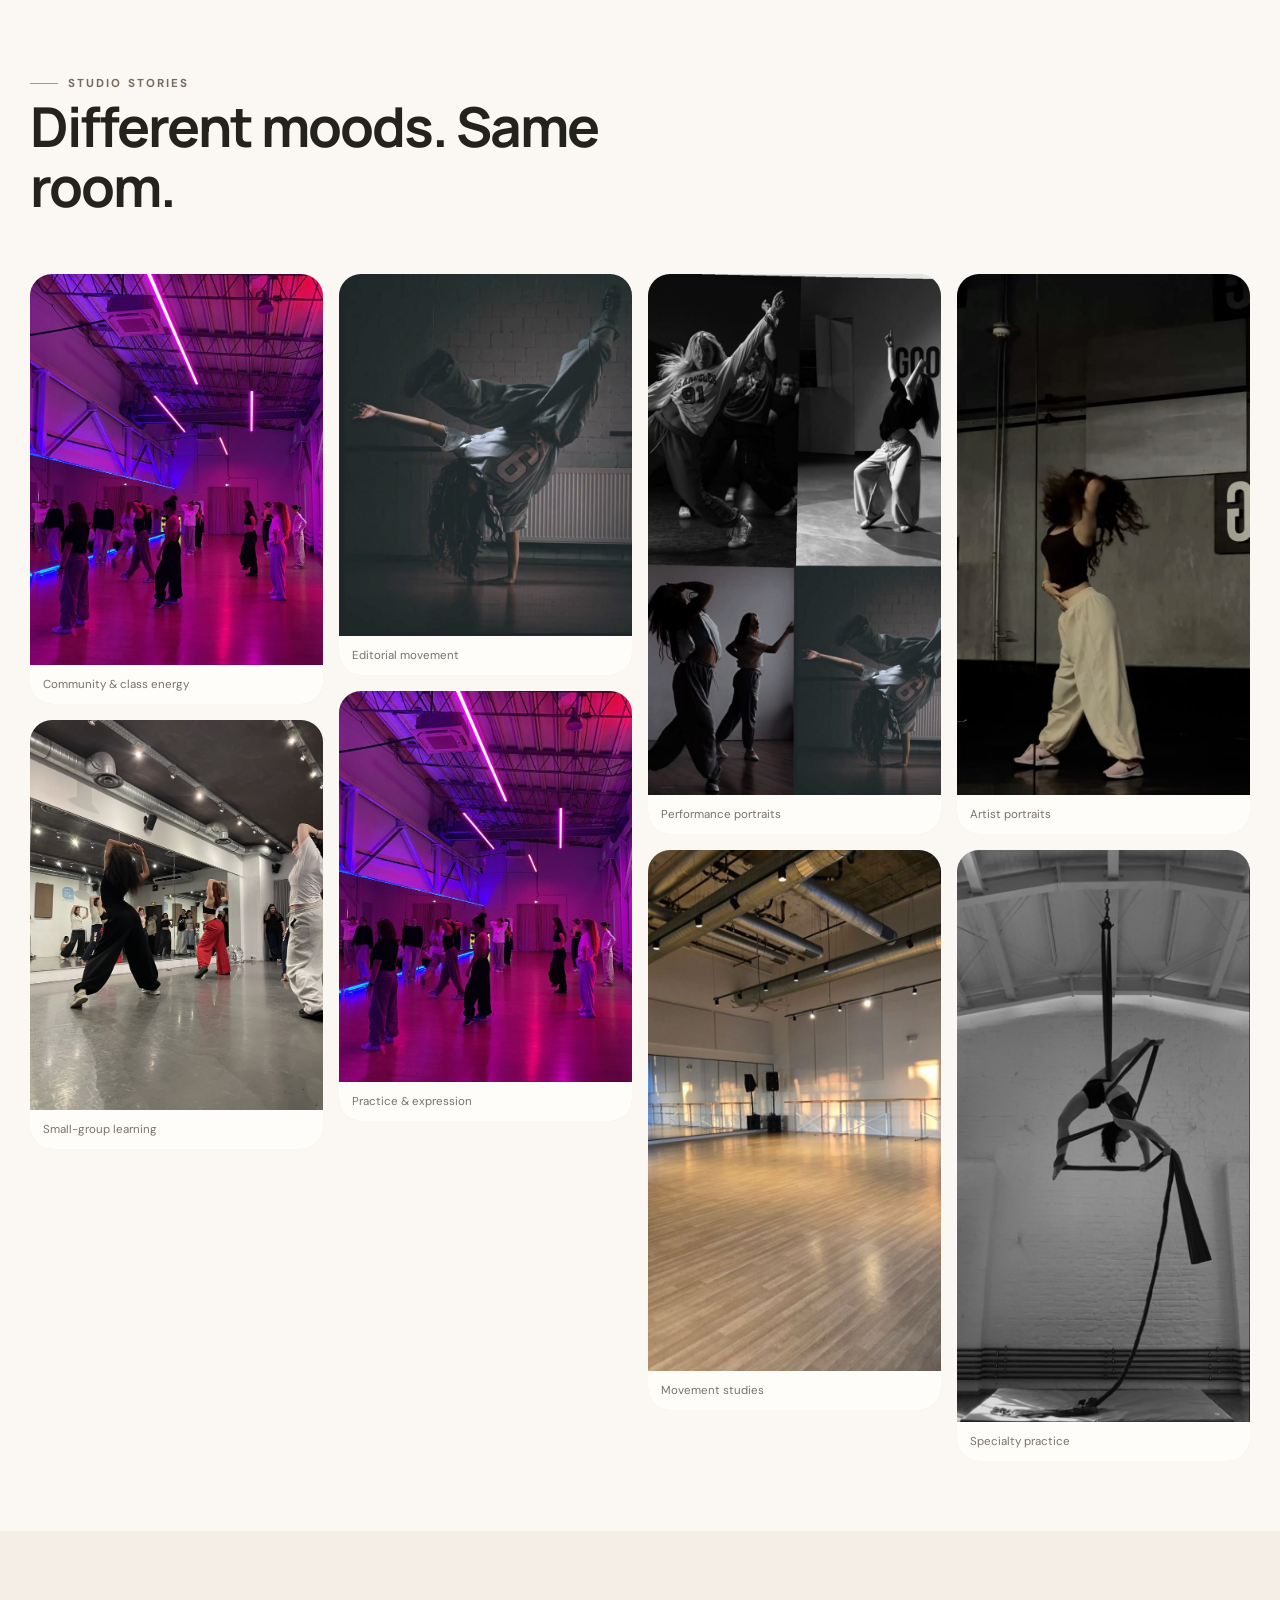
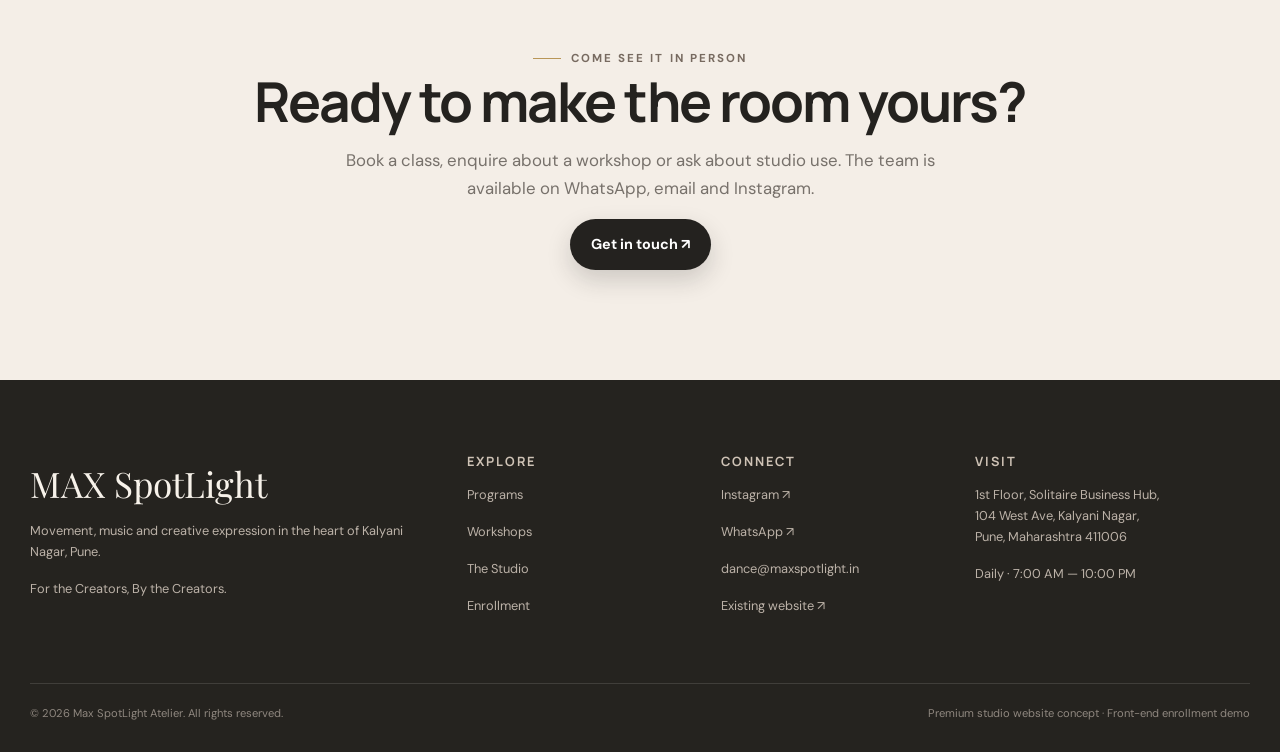
<file: studio.html>
<!doctype html>
<html lang="en">
<head>
<meta charset="utf-8">
<meta name="viewport" content="width=device-width, initial-scale=1, viewport-fit=cover">
<meta name="description" content="Tour the Max SpotLight Atelier studio in Kalyani Nagar, Pune — a multi-purpose creative space.">
<meta name="theme-color" content="#fbf8f3">
<title>The Studio | Max SpotLight Atelier</title>
<link rel="stylesheet" href="styles.css">
</head>
<body>
<header class="site-header">
  <div class="container nav">
    <a class="brand" href="index.html" aria-label="Max SpotLight Atelier home">
      <span class="brand-mark">M</span>
      <span>MAX SpotLight Atelier<small>FOR THE CREATORS · BY THE CREATORS</small></span>
    </a>
    <nav class="nav-links" aria-label="Primary navigation">
      <a href="index.html">Home</a>
      <a href="programs.html">Programs</a>
      <a href="workshops.html">Workshops</a>
      <a href="studio.html">The Studio</a>
      <a href="contact.html">Contact</a>
    </nav>
    <div class="nav-actions">
      <a class="btn btn-primary btn-small" href="enrollment.html">Enroll Now ↗</a>
      <button class="menu-btn" aria-label="Open menu">☰</button>
    </div>
  </div>
  <nav class="mobile-menu" aria-label="Mobile navigation">
    <a href="index.html">Home</a><a href="programs.html">Programs</a><a href="workshops.html">Workshops</a><a href="studio.html">The Studio</a><a href="contact.html">Contact</a>
    <a class="btn btn-primary" href="enrollment.html">Start Enrollment ↗</a>
  </nav>
</header>

<main>
<section class="page-hero">
 <div class="container reveal"><span class="eyebrow">Inside the Atelier</span><h1 class="display">A soft place for<br><em>bold movement.</em></h1><p class="lede">A contemporary multi-purpose studio designed for dance classes, rehearsals, workshops, photography, videography and creative events.</p></div>
</section>
<section class="section">
<div class="container split-feature reveal">
 <div class="image"><img src="assets/studio-space.jpg" alt="Modern dance studio space"></div>
 <div class="content"><span class="eyebrow">The environment</span><h2>Designed to feel focused, warm and camera-ready.</h2><p class="lede">The visual language is calm; the programming is energetic. Come for a class, stay for the creative community.</p>
 <ul class="check-list"><li>Flexible multi-purpose floor</li><li>Dance, rehearsal and workshop formats</li><li>Photography / videography friendly</li><li>Creative event and collaboration space</li><li>Daily access window: 7 AM — 10 PM</li></ul>
 <a class="btn btn-primary" href="contact.html">Ask about the space ↗</a></div>
</div>
</section>
<section class="section-tight">
<div class="container">
 <div class="section-head reveal"><div><span class="eyebrow">Studio stories</span><h2>Different moods. Same room.</h2></div></div>
 <div class="gallery reveal">
  <figure><img src="assets/studio-community.jpg" alt="Studio community"><figcaption>Community & class energy</figcaption></figure>
  <figure><img src="assets/group-class.jpg" alt="Dance class"><figcaption>Small-group learning</figcaption></figure>
  <figure><img src="assets/dance-photo.jpg" alt="Dance photography"><figcaption>Editorial movement</figcaption></figure>
  <figure><img src="assets/studio-community.jpg" alt="Dance studio community"><figcaption>Practice & expression</figcaption></figure>
  <figure><img src="assets/dance-fashion.jpg" alt="Dance portrait"><figcaption>Performance portraits</figcaption></figure>
  <figure><img src="assets/hero-contemporary.jpg" alt="Contemporary dancer"><figcaption>Movement studies</figcaption></figure>
  <figure><img src="assets/movement-portrait.jpg" alt="Movement portrait"><figcaption>Artist portraits</figcaption></figure>
  <figure><img src="assets/aerial-silks.jpg" alt="Aerial movement"><figcaption>Specialty practice</figcaption></figure>
 </div>
</div>
</section>
<section class="section about-band">
<div class="container center reveal"><span class="eyebrow">Come see it in person</span><h2>Ready to make the room yours?</h2><p class="lede">Book a class, enquire about a workshop or ask about studio use. The team is available on WhatsApp, email and Instagram.</p><a class="btn btn-primary" href="contact.html">Get in touch ↗</a></div>
</section>
</main>

<footer class="footer">
  <div class="container footer-grid">
    <div>
      <div class="footer-brand">MAX SpotLight</div>
      <p>Movement, music and creative expression in the heart of Kalyani Nagar, Pune.</p>
      <p>For the Creators, By the Creators.</p>
    </div>
    <div>
      <h4>Explore</h4>
      <p><a href="programs.html">Programs</a></p>
      <p><a href="workshops.html">Workshops</a></p>
      <p><a href="studio.html">The Studio</a></p>
      <p><a href="enrollment.html">Enrollment</a></p>
    </div>
    <div>
      <h4>Connect</h4>
      <p><a href="https://www.instagram.com/maxspotlightatelier/" target="_blank" rel="noopener">Instagram ↗</a></p>
      <p><a href="https://wa.me/919960628820" target="_blank" rel="noopener">WhatsApp ↗</a></p>
      <p><a href="mailto:dance@maxspotlight.in">dance@maxspotlight.in</a></p>
      <p><a href="https://maxspotlight.com/" target="_blank" rel="noopener">Existing website ↗</a></p>
    </div>
    <div>
      <h4>Visit</h4>
      <p>1st Floor, Solitaire Business Hub,<br>104 West Ave, Kalyani Nagar,<br>Pune, Maharashtra 411006</p>
      <p>Daily · 7:00 AM — 10:00 PM</p>
    </div>
  </div>
  <div class="container footer-bottom">
    <span>© 2026 Max SpotLight Atelier. All rights reserved.</span>
    <span>Premium studio website concept · Front-end enrollment demo</span>
  </div>
</footer>
<script src="script.js"></script>
</file>
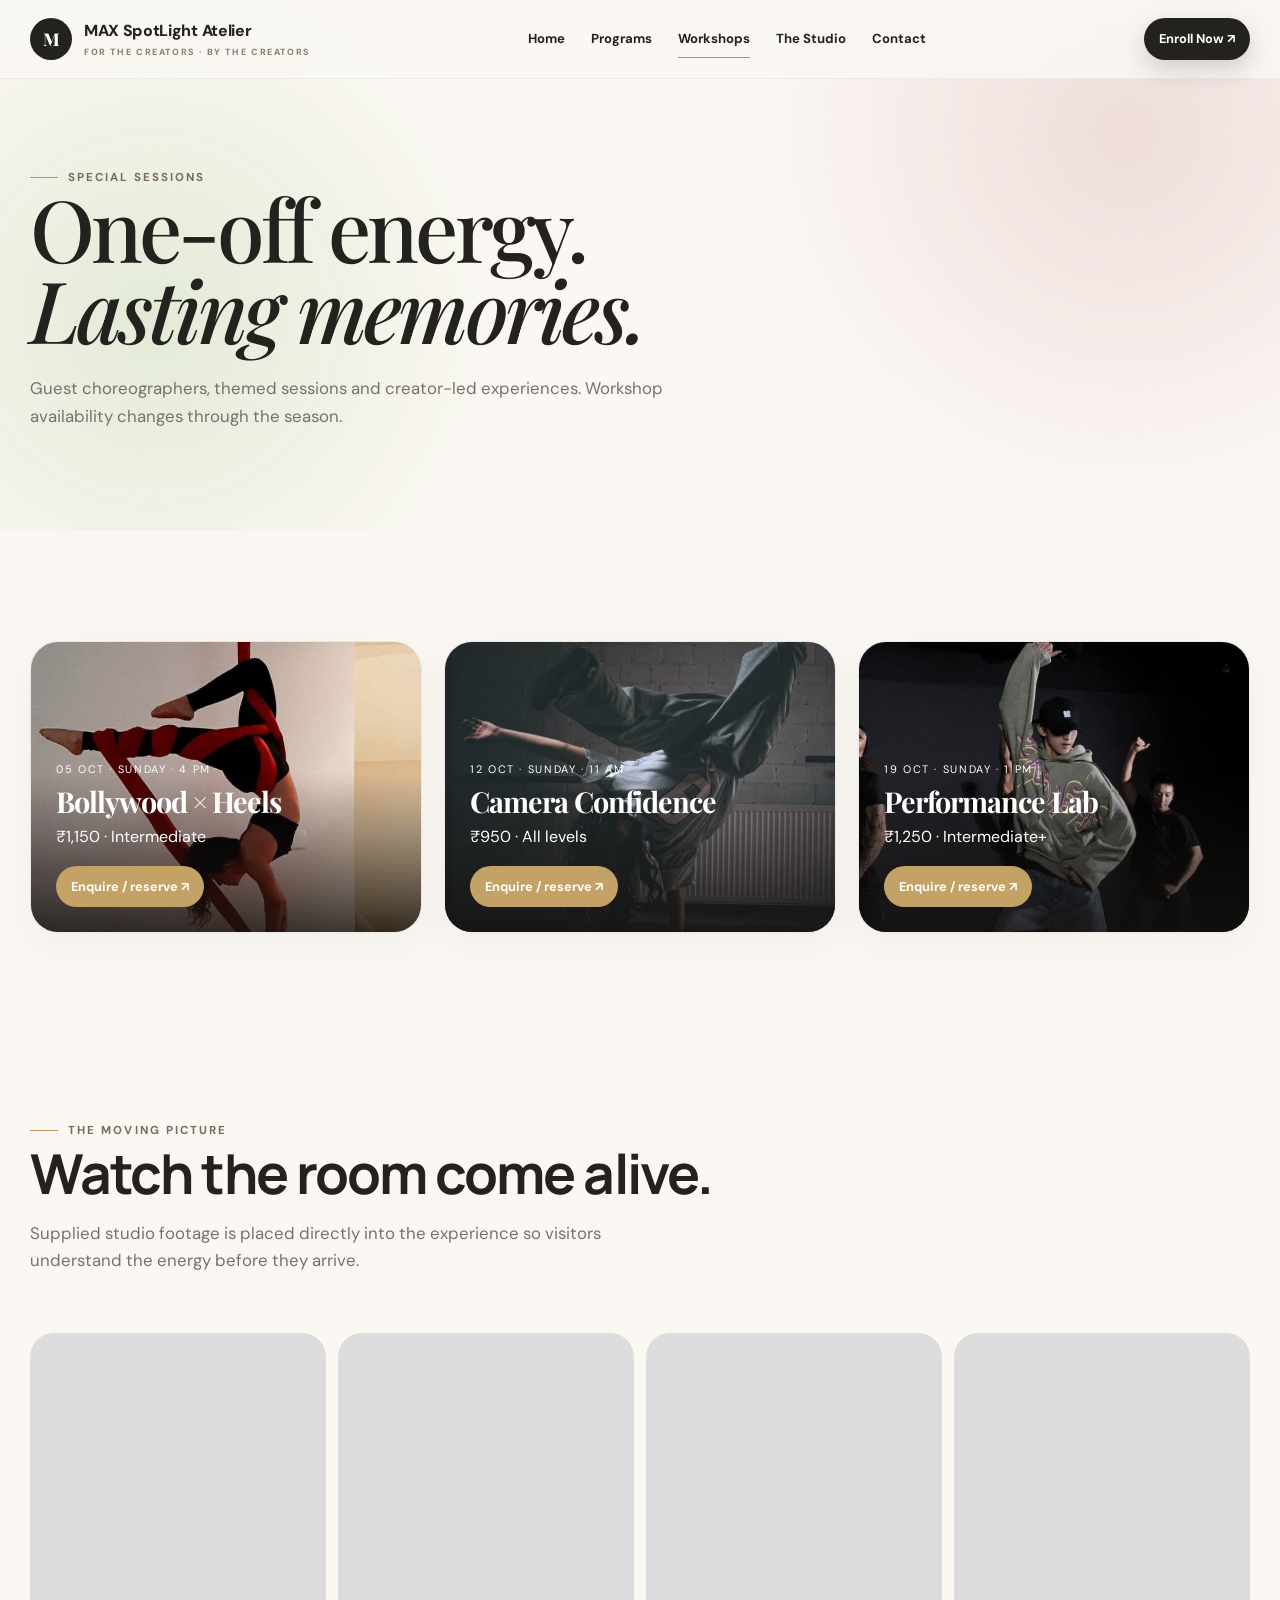
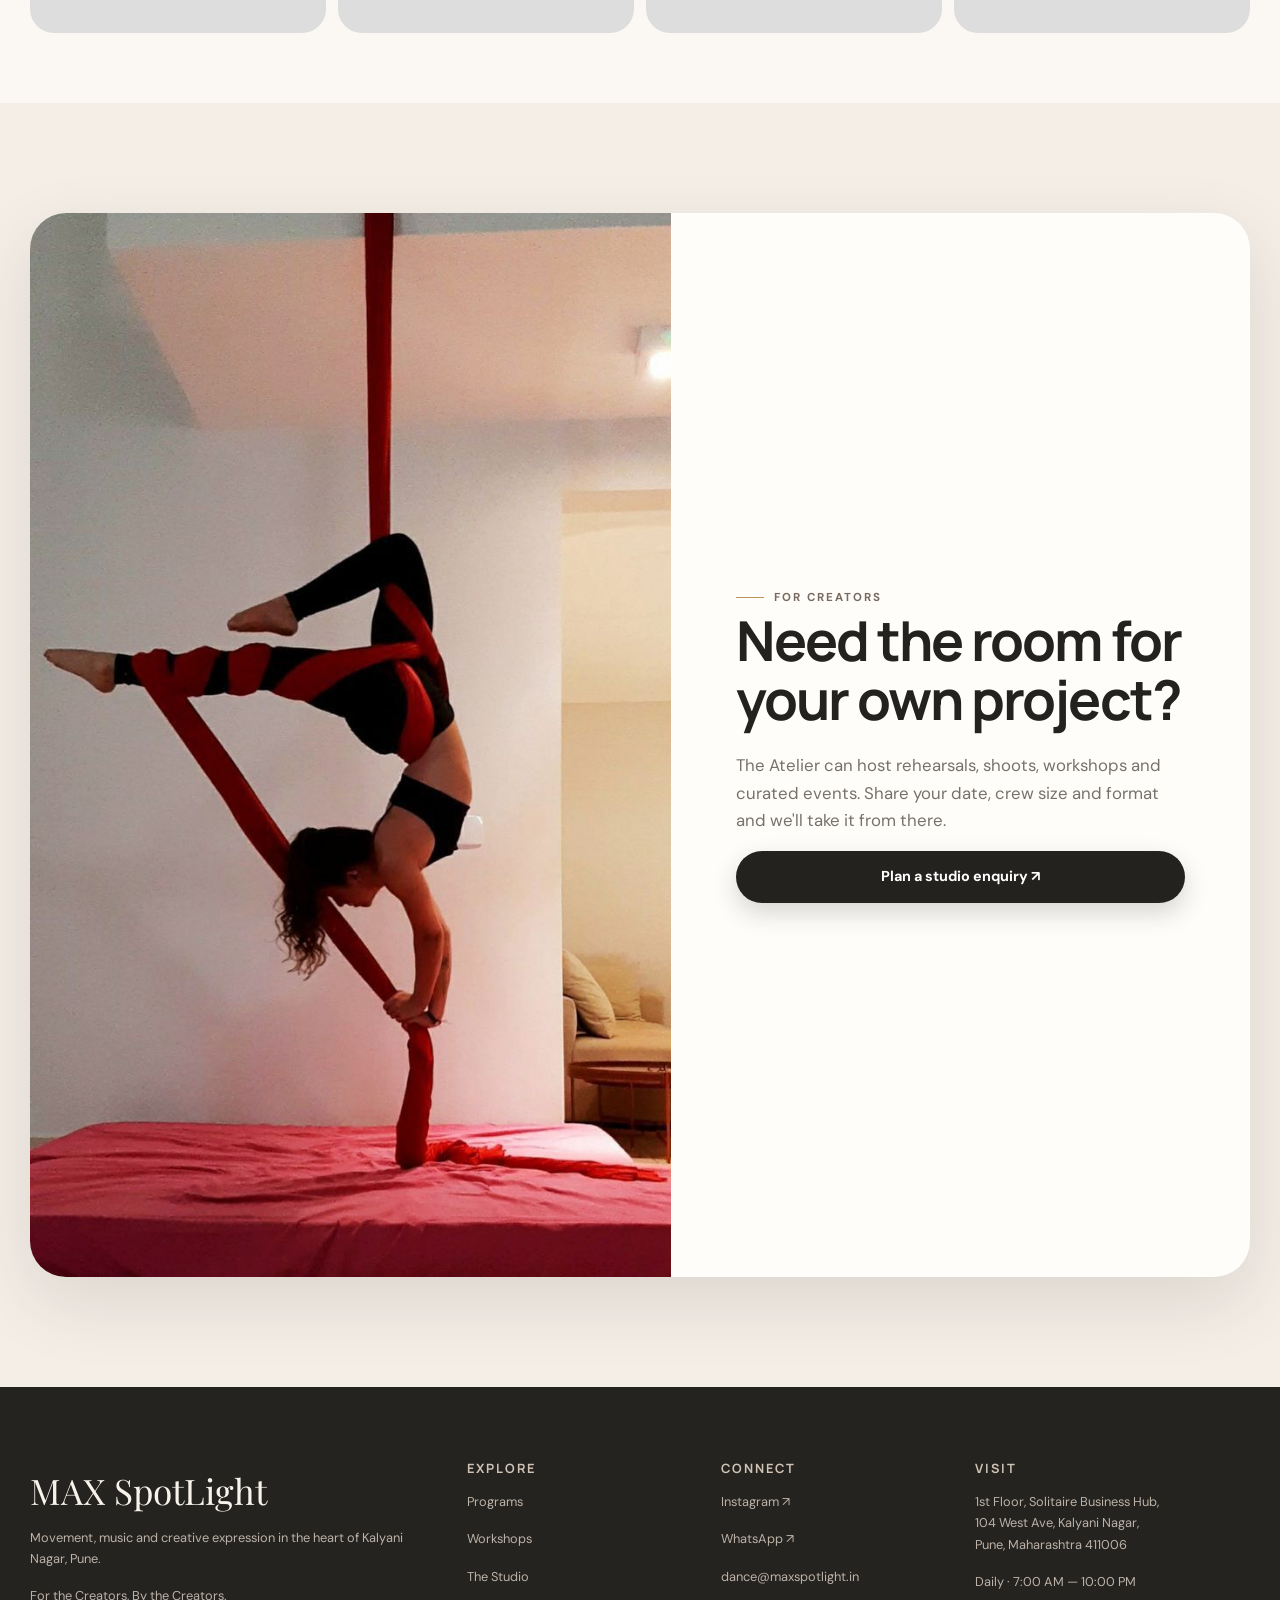
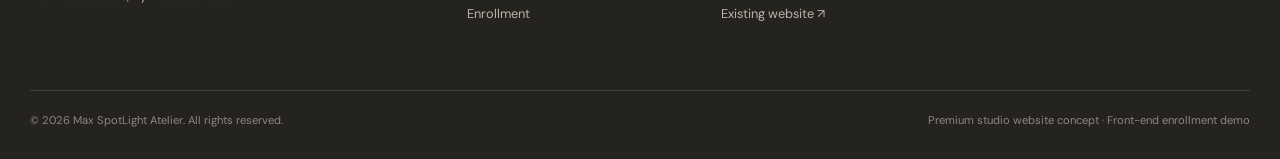
<file: workshops.html>
<!doctype html>
<html lang="en">
<head>
<meta charset="utf-8">
<meta name="viewport" content="width=device-width, initial-scale=1, viewport-fit=cover">
<meta name="description" content="Discover workshops, guest choreography and creative events at Max SpotLight Atelier, Pune.">
<meta name="theme-color" content="#fbf8f3">
<title>Workshops & Events | Max SpotLight Atelier</title>
<link rel="stylesheet" href="styles.css">
</head>
<body>
<header class="site-header">
  <div class="container nav">
    <a class="brand" href="index.html" aria-label="Max SpotLight Atelier home">
      <span class="brand-mark">M</span>
      <span>MAX SpotLight Atelier<small>FOR THE CREATORS · BY THE CREATORS</small></span>
    </a>
    <nav class="nav-links" aria-label="Primary navigation">
      <a href="index.html">Home</a>
      <a href="programs.html">Programs</a>
      <a href="workshops.html">Workshops</a>
      <a href="studio.html">The Studio</a>
      <a href="contact.html">Contact</a>
    </nav>
    <div class="nav-actions">
      <a class="btn btn-primary btn-small" href="enrollment.html">Enroll Now ↗</a>
      <button class="menu-btn" aria-label="Open menu">☰</button>
    </div>
  </div>
  <nav class="mobile-menu" aria-label="Mobile navigation">
    <a href="index.html">Home</a><a href="programs.html">Programs</a><a href="workshops.html">Workshops</a><a href="studio.html">The Studio</a><a href="contact.html">Contact</a>
    <a class="btn btn-primary" href="enrollment.html">Start Enrollment ↗</a>
  </nav>
</header>

<main>
<section class="page-hero">
 <div class="container reveal"><span class="eyebrow">Special sessions</span><h1 class="display">One-off energy.<br><em>Lasting memories.</em></h1><p class="lede">Guest choreographers, themed sessions and creator-led experiences. Workshop availability changes through the season.</p></div>
</section>
<section class="section">
<div class="container">
 <div class="grid three">
  <article class="card workshop-card reveal"><img src="assets/rehearsal-portrait.jpg" alt="Workshop rehearsal"><div class="workshop-overlay"><div><span class="date">05 Oct · Sunday · 4 PM</span><h3>Bollywood × Heels</h3><p>₹1,150 · Intermediate</p><button class="btn btn-gold btn-small js-workshop" data-name="Bollywood × Heels">Enquire / reserve ↗</button></div></div></article>
  <article class="card workshop-card reveal"><img src="assets/dance-photo.jpg" alt="Dance photography workshop"><div class="workshop-overlay"><div><span class="date">12 Oct · Sunday · 11 AM</span><h3>Camera Confidence</h3><p>₹950 · All levels</p><button class="btn btn-gold btn-small js-workshop" data-name="Camera Confidence">Enquire / reserve ↗</button></div></div></article>
  <article class="card workshop-card reveal"><img src="assets/performance-editorial.jpg" alt="Performance workshop"><div class="workshop-overlay"><div><span class="date">19 Oct · Sunday · 1 PM</span><h3>Performance Lab</h3><p>₹1,250 · Intermediate+</p><button class="btn btn-gold btn-small js-workshop" data-name="Performance Lab">Enquire / reserve ↗</button></div></div></article>
 </div>
</div>
</section>
<section class="section-tight">
<div class="container">
 <div class="section-head reveal"><div><span class="eyebrow">The moving picture</span><h2>Watch the room come alive.</h2><p class="lede">Supplied studio footage is placed directly into the experience so visitors understand the energy before they arrive.</p></div></div>
 <div class="video-strip reveal">
   <video src="assets/studio-motion-01.mp4" muted loop autoplay playsinline></video>
   <video src="assets/studio-motion-02.mp4" muted loop autoplay playsinline></video>
   <video src="assets/studio-motion-03.mp4" muted loop autoplay playsinline></video>
   <video src="assets/studio-motion-04.mp4" muted loop autoplay playsinline></video>
 </div>
</div>
</section>
<section class="section about-band">
<div class="container split-feature reveal">
 <div class="image"><img src="assets/rehearsal-portrait.jpg" alt="Creative rehearsal at the studio"></div>
 <div class="content"><span class="eyebrow">For creators</span><h2>Need the room for your own project?</h2><p class="lede">The Atelier can host rehearsals, shoots, workshops and curated events. Share your date, crew size and format and we'll take it from there.</p><a class="btn btn-primary" href="contact.html">Plan a studio enquiry ↗</a></div>
</div>
</section>
</main>

<footer class="footer">
  <div class="container footer-grid">
    <div>
      <div class="footer-brand">MAX SpotLight</div>
      <p>Movement, music and creative expression in the heart of Kalyani Nagar, Pune.</p>
      <p>For the Creators, By the Creators.</p>
    </div>
    <div>
      <h4>Explore</h4>
      <p><a href="programs.html">Programs</a></p>
      <p><a href="workshops.html">Workshops</a></p>
      <p><a href="studio.html">The Studio</a></p>
      <p><a href="enrollment.html">Enrollment</a></p>
    </div>
    <div>
      <h4>Connect</h4>
      <p><a href="https://www.instagram.com/maxspotlightatelier/" target="_blank" rel="noopener">Instagram ↗</a></p>
      <p><a href="https://wa.me/919960628820" target="_blank" rel="noopener">WhatsApp ↗</a></p>
      <p><a href="mailto:dance@maxspotlight.in">dance@maxspotlight.in</a></p>
      <p><a href="https://maxspotlight.com/" target="_blank" rel="noopener">Existing website ↗</a></p>
    </div>
    <div>
      <h4>Visit</h4>
      <p>1st Floor, Solitaire Business Hub,<br>104 West Ave, Kalyani Nagar,<br>Pune, Maharashtra 411006</p>
      <p>Daily · 7:00 AM — 10:00 PM</p>
    </div>
  </div>
  <div class="container footer-bottom">
    <span>© 2026 Max SpotLight Atelier. All rights reserved.</span>
    <span>Premium studio website concept · Front-end enrollment demo</span>
  </div>
</footer>
<script src="script.js"></script>
</file>
<file: styles.css>
@import url('https://fonts.googleapis.com/css2?family=DM+Sans:wght@400;500;600;700&family=Manrope:wght@400;500;600;700;800&family=Playfair+Display:ital,wght@0,500;0,600;1,500;1,600&display=swap');

:root{
  --ink:#24221f;
  --muted:#77716b;
  --paper:#fbf8f3;
  --paper-2:#f4eee7;
  --white:#fffdf9;
  --blush:#ead4d3;
  --blush-deep:#c99d9b;
  --pistachio:#dbe5ce;
  --sage:#aebea2;
  --gold:#b99658;
  --rose:#c48787;
  --line:rgba(36,34,31,.11);
  --shadow:0 25px 70px rgba(50,39,31,.12);
  --radius:28px;
  --radius-sm:16px;
  --max:1220px;
}
*{box-sizing:border-box}
html{scroll-behavior:smooth}
body{
  margin:0;
  color:var(--ink);
  background:var(--paper);
  font-family:"DM Sans",system-ui,sans-serif;
  line-height:1.65;
  -webkit-font-smoothing:antialiased;
}
body.menu-open{overflow:hidden}
img,video{max-width:100%;display:block}
img{object-fit:cover}
a{color:inherit;text-decoration:none}
button,input,select,textarea{font:inherit}
button{cursor:pointer}
::selection{background:var(--blush);color:var(--ink)}

.container{width:min(calc(100% - 40px),var(--max));margin:auto}
.eyebrow{
  display:inline-flex;align-items:center;gap:10px;
  text-transform:uppercase;letter-spacing:.18em;font-size:.72rem;font-weight:700;
  color:#776a60;
}
.eyebrow:before{content:"";width:28px;height:1px;background:var(--gold)}
.display{
  font-family:"Playfair Display",serif;font-weight:500;
  font-size:clamp(3rem,6.7vw,6.8rem);line-height:.95;letter-spacing:-.045em;margin:0;
}
.display em{font-weight:500}
h1,h2,h3,h4{font-family:"Manrope",sans-serif;line-height:1.08;letter-spacing:-.035em}
h2{font-size:clamp(2.3rem,4.3vw,4.5rem);margin:.25rem 0 1rem}
h3{font-size:1.25rem}
p{margin:.4rem 0 1rem}
.lede{font-size:1.05rem;color:var(--muted);max-width:650px}
.gold-rule{width:54px;height:2px;background:var(--gold);margin:24px 0}
.btn{
  border:0;border-radius:999px;padding:14px 21px;display:inline-flex;align-items:center;justify-content:center;
  gap:9px;font-weight:700;font-size:.9rem;transition:.25s ease;white-space:nowrap
}
.btn-primary{background:var(--ink);color:white;box-shadow:0 10px 24px rgba(36,34,31,.18)}
.btn-primary:hover{transform:translateY(-2px);box-shadow:0 16px 30px rgba(36,34,31,.22)}
.btn-soft{background:var(--white);border:1px solid var(--line)}
.btn-soft:hover{background:var(--pistachio);transform:translateY(-2px)}
.btn-gold{background:#c4a164;color:#fff}
.btn-small{padding:10px 15px;font-size:.8rem}
.pill{display:inline-flex;padding:8px 12px;border:1px solid var(--line);border-radius:999px;background:rgba(255,255,255,.5);font-size:.75rem;font-weight:700}
.text-link{font-weight:700;border-bottom:1px solid var(--gold);padding-bottom:2px}
.section{padding:110px 0}
.section-tight{padding:70px 0}
.section-head{display:flex;align-items:end;justify-content:space-between;gap:30px;margin-bottom:42px}
.section-head > div:first-child{max-width:720px}
.center{text-align:center}
.center .lede{margin-left:auto;margin-right:auto}
.grid{display:grid;gap:22px}
.two{grid-template-columns:repeat(2,1fr)}
.three{grid-template-columns:repeat(3,1fr)}
.four{grid-template-columns:repeat(4,1fr)}
.card{
  background:rgba(255,255,255,.65);border:1px solid rgba(36,34,31,.09);
  border-radius:var(--radius);box-shadow:0 12px 40px rgba(50,39,31,.05);overflow:hidden
}
.card-body{padding:26px}
.muted{color:var(--muted)}
.number{font-family:"Manrope";font-weight:800;font-size:.75rem;letter-spacing:.16em;color:#9c8b7b}
.noise{position:relative;isolation:isolate}
.noise:after{content:"";position:absolute;inset:0;pointer-events:none;opacity:.04;z-index:-1;background-image:url("data:image/svg+xml,%3Csvg viewBox='0 0 180 180' xmlns='http://www.w3.org/2000/svg'%3E%3Cfilter id='n'%3E%3CfeTurbulence type='fractalNoise' baseFrequency='.9' numOctaves='3' stitchTiles='stitch'/%3E%3C/filter%3E%3Crect width='100%25' height='100%25' filter='url(%23n)' opacity='.7'/%3E%3C/svg%3E")}

.site-header{
  position:fixed;top:0;left:0;right:0;z-index:100;
  background:rgba(251,248,243,.82);backdrop-filter:blur(18px);
  border-bottom:1px solid rgba(36,34,31,.06)
}
.nav{height:78px;display:flex;align-items:center;justify-content:space-between;gap:25px}
.brand{display:flex;align-items:center;gap:12px;font-weight:800;letter-spacing:-.02em}
.brand-mark{
  width:42px;height:42px;border-radius:50%;display:grid;place-items:center;
  background:var(--ink);color:#fff;font-family:"Playfair Display";font-size:1.1rem
}
.brand span small{display:block;font-size:.56rem;letter-spacing:.18em;color:#8d7d70;font-weight:800}
.nav-links{display:flex;align-items:center;gap:26px;font-size:.82rem;font-weight:700}
.nav-links a{position:relative;padding:28px 0}
.nav-links a:after{content:"";position:absolute;left:0;right:100%;bottom:20px;height:1px;background:var(--gold);transition:.2s}
.nav-links a:hover:after,.nav-links a.active:after{right:0}
.nav-actions{display:flex;gap:10px;align-items:center}
.menu-btn{display:none;background:none;border:0;width:44px;height:44px;border-radius:50%;font-size:1.4rem}
.mobile-menu{display:none}

.hero{padding:150px 0 70px;min-height:800px;display:flex;align-items:center;background:
  radial-gradient(circle at 13% 20%,rgba(219,229,206,.8),transparent 28%),
  radial-gradient(circle at 87% 22%,rgba(234,212,211,.75),transparent 31%),
  var(--paper)}
.hero-grid{display:grid;grid-template-columns:.86fr 1.14fr;gap:70px;align-items:center}
.hero-copy .lede{margin-top:26px}
.hero-actions{display:flex;gap:12px;flex-wrap:wrap;margin:30px 0}
.hero-meta{display:flex;gap:28px;flex-wrap:wrap;margin-top:35px;padding-top:24px;border-top:1px solid var(--line)}
.meta-item strong{display:block;font-size:1rem}
.meta-item span{font-size:.73rem;color:var(--muted);text-transform:uppercase;letter-spacing:.12em}
.hero-art{position:relative;min-height:610px}
.hero-main{
  position:absolute;inset:0 45px 0 35px;border-radius:42% 42% 18% 18%;overflow:hidden;
  box-shadow:var(--shadow);background:#d9d0c8
}
.hero-main img{width:100%;height:100%;object-position:center}
.hero-badge{
  position:absolute;right:0;top:70px;width:150px;height:150px;border-radius:50%;
  display:grid;place-items:center;text-align:center;background:var(--white);
  border:1px solid var(--line);box-shadow:var(--shadow);padding:20px;z-index:2
}
.hero-badge strong{font-family:"Playfair Display";font-size:1.4rem;line-height:1}
.hero-badge span{font-size:.6rem;letter-spacing:.14em;text-transform:uppercase}
.floating-card{
  position:absolute;left:0;bottom:35px;width:245px;padding:17px;background:rgba(255,253,249,.92);
  backdrop-filter:blur(12px);border:1px solid rgba(36,34,31,.1);border-radius:20px;box-shadow:var(--shadow)
}
.floating-card .mini-img{width:58px;height:58px;border-radius:14px;float:left;margin-right:12px}
.floating-card strong{font-size:.85rem;display:block;padding-top:3px}
.floating-card span{font-size:.72rem;color:var(--muted)}

.marquee{overflow:hidden;border-block:1px solid var(--line);background:var(--ink);color:white}
.marquee-track{display:flex;width:max-content;animation:scroll 26s linear infinite}
.marquee span{padding:15px 28px;font-size:.68rem;text-transform:uppercase;letter-spacing:.18em}
@keyframes scroll{to{transform:translateX(-50%)}}

.about-band{background:var(--paper-2)}
.about-grid{display:grid;grid-template-columns:1fr 1.2fr;gap:90px;align-items:start}
.quote{font-family:"Playfair Display";font-size:clamp(1.8rem,3vw,3.3rem);line-height:1.15;margin:0}
.stat-row{display:grid;grid-template-columns:repeat(3,1fr);gap:12px;margin-top:40px}
.stat{padding:20px;border-top:1px solid var(--line)}
.stat strong{font-family:"Manrope";font-size:1.9rem;display:block}
.stat span{font-size:.75rem;color:var(--muted)}

.program-card{min-height:400px;position:relative}
.program-img{height:270px;overflow:hidden}
.program-img img{width:100%;height:100%;transition:.6s}
.program-card:hover img{transform:scale(1.04)}
.program-body{padding:22px}
.program-body .top{display:flex;justify-content:space-between;gap:15px;align-items:start}
.program-body h3{margin:5px 0}
.program-body p{font-size:.84rem;color:var(--muted)}
.program-foot{display:flex;justify-content:space-between;align-items:center;margin-top:18px}

.split-feature{display:grid;grid-template-columns:1.05fr .95fr;gap:0;background:var(--white);border-radius:36px;overflow:hidden;box-shadow:var(--shadow)}
.split-feature .image{min-height:520px}
.split-feature .image img{height:100%;width:100%}
.split-feature .content{padding:65px;display:flex;flex-direction:column;justify-content:center}
.check-list{padding:0;margin:25px 0;list-style:none}
.check-list li{padding:11px 0;border-bottom:1px solid var(--line);display:flex;gap:12px;font-size:.88rem}
.check-list li:before{content:"✦";color:var(--gold)}

.gallery{columns:4 220px;column-gap:16px}
.gallery figure{break-inside:avoid;margin:0 0 16px;border-radius:22px;overflow:hidden;background:#ddd}
.gallery img{width:100%;transition:.5s}
.gallery figure:hover img{transform:scale(1.03)}
.gallery figcaption{padding:10px 13px;background:var(--white);font-size:.72rem;color:var(--muted)}

.video-strip{display:grid;grid-template-columns:repeat(4,1fr);gap:12px}
.video-strip video{height:300px;width:100%;object-fit:cover;border-radius:24px;background:#ddd}

.workshop-card{position:relative}
.workshop-card img{height:290px;width:100%}
.workshop-overlay{position:absolute;inset:0;background:linear-gradient(to top,rgba(20,18,16,.82),transparent 55%);display:flex;align-items:end;padding:25px;color:white}
.workshop-overlay .date{font-size:.68rem;letter-spacing:.15em;text-transform:uppercase}
.workshop-overlay h3{font-family:"Playfair Display";font-size:1.8rem;margin:5px 0;color:#fff}

.enroll-layout{display:grid;grid-template-columns:1.4fr .6fr;gap:28px;align-items:start}
.form-card{background:var(--white);border:1px solid var(--line);border-radius:30px;box-shadow:var(--shadow);padding:32px}
.steps{display:grid;grid-template-columns:repeat(3,1fr);gap:8px;margin-bottom:30px}
.step{padding:13px 10px;border-radius:14px;background:var(--paper-2);font-size:.72rem;font-weight:800;text-align:center;color:#82776d}
.step.active{background:var(--ink);color:#fff}
.form-step{display:none}.form-step.active{display:block}
.form-grid{display:grid;grid-template-columns:1fr 1fr;gap:16px}
.field{display:flex;flex-direction:column;gap:7px;margin-bottom:16px}
.field.full{grid-column:1/-1}
.field label{font-size:.75rem;font-weight:800}
.field input,.field select,.field textarea{
  border:1px solid var(--line);background:#fcfaf6;border-radius:13px;padding:13px 14px;outline:none;
  transition:.2s
}
.field input:focus,.field select:focus,.field textarea:focus{border-color:var(--gold);box-shadow:0 0 0 3px rgba(185,150,88,.1)}
.choice-grid{display:grid;grid-template-columns:repeat(2,1fr);gap:12px}
.choice{position:relative}
.choice input{position:absolute;opacity:0}
.choice label{display:block;border:1px solid var(--line);border-radius:17px;padding:16px;background:#fcfaf6;height:100%;cursor:pointer}
.choice input:checked + label{border-color:var(--ink);box-shadow:inset 0 0 0 1px var(--ink);background:#f3efe7}
.choice strong{display:block}
.choice span{font-size:.75rem;color:var(--muted)}
.form-actions{display:flex;justify-content:space-between;gap:12px;margin-top:10px}
.summary{position:sticky;top:105px;background:var(--ink);color:white;border-radius:30px;padding:28px;box-shadow:var(--shadow)}
.summary .eyebrow{color:#d9cdbd}.summary .eyebrow:before{background:#d9cdbd}
.summary h3{font-family:"Playfair Display";font-size:2rem;color:white;margin:12px 0 20px}
.summary-line{display:flex;justify-content:space-between;gap:20px;padding:11px 0;border-bottom:1px solid rgba(255,255,255,.12);font-size:.8rem}
.summary-total{font-size:1.2rem;font-weight:800;padding-top:17px}
.notice{padding:14px 16px;background:var(--pistachio);border-radius:14px;font-size:.75rem;margin-top:20px;color:#43503b}

.page-hero{padding:160px 0 85px;background:
 radial-gradient(circle at 88% 25%,rgba(234,212,211,.75),transparent 32%),
 radial-gradient(circle at 12% 60%,rgba(219,229,206,.75),transparent 30%),var(--paper)}
.page-hero .display{max-width:850px}
.page-hero .lede{margin-top:25px}

.contact-grid{display:grid;grid-template-columns:.8fr 1.2fr;gap:28px}
.contact-card{padding:30px;border-radius:28px;background:var(--white);border:1px solid var(--line)}
.contact-list{list-style:none;padding:0;margin:20px 0}
.contact-list li{display:flex;gap:13px;padding:16px 0;border-bottom:1px solid var(--line)}
.icon{width:38px;height:38px;border-radius:50%;background:var(--pistachio);display:grid;place-items:center;flex:0 0 auto}
.map-card{min-height:100%;background:#e8e2d8;border-radius:28px;overflow:hidden;position:relative}
.map-art{height:100%;min-height:460px;display:grid;place-items:center;text-align:center;padding:35px;
background:
linear-gradient(28deg,transparent 47%,rgba(100,90,80,.14) 48%,transparent 49%),
linear-gradient(155deg,transparent 47%,rgba(100,90,80,.13) 48%,transparent 49%),
#e7e0d5;background-size:130px 90px,150px 110px}
.map-pin{width:76px;height:76px;border-radius:50%;background:var(--ink);color:#fff;display:grid;place-items:center;font-size:1.4rem;box-shadow:0 15px 35px rgba(0,0,0,.18)}
.map-copy{margin-top:16px;background:rgba(255,253,249,.9);padding:13px 18px;border-radius:15px;font-size:.76rem}

.footer{background:#25231f;color:#f7f2ea;padding:75px 0 30px}
.footer-grid{display:grid;grid-template-columns:1.3fr .7fr .7fr .9fr;gap:40px}
.footer h4{font-size:.8rem;text-transform:uppercase;letter-spacing:.15em;color:#cfc3b6;margin:0 0 15px}
.footer a,.footer p{color:#bcb2a8;font-size:.8rem}
.footer-brand{font-family:"Playfair Display";font-size:2.2rem}
.footer-bottom{border-top:1px solid rgba(255,255,255,.12);margin-top:50px;padding-top:20px;display:flex;justify-content:space-between;gap:20px;font-size:.7rem;color:#8f877f}

.toast{position:fixed;right:22px;bottom:22px;z-index:200;max-width:360px;padding:15px 18px;border-radius:17px;background:var(--ink);color:#fff;box-shadow:var(--shadow);transform:translateY(30px);opacity:0;pointer-events:none;transition:.3s}
.toast.show{transform:translateY(0);opacity:1}
.modal{position:fixed;inset:0;background:rgba(20,18,16,.5);backdrop-filter:blur(10px);display:none;align-items:center;justify-content:center;padding:20px;z-index:180}
.modal.open{display:flex}
.modal-card{max-width:560px;width:100%;background:var(--white);border-radius:28px;padding:34px;box-shadow:var(--shadow);position:relative}
.modal-close{position:absolute;right:18px;top:18px;border:0;background:var(--paper-2);width:38px;height:38px;border-radius:50%}

.reveal{opacity:0;transform:translateY(18px);transition:.7s ease}.reveal.in{opacity:1;transform:none}

@media(max-width:1000px){
  .nav-links{display:none}.nav-actions .btn{display:none}.menu-btn{display:block}
  .mobile-menu{position:fixed;display:flex;flex-direction:column;gap:4px;left:14px;right:14px;top:90px;padding:18px;background:rgba(255,253,249,.97);border:1px solid var(--line);border-radius:22px;box-shadow:var(--shadow);transform:translateY(-20px);opacity:0;pointer-events:none;transition:.25s}
  .mobile-menu.open{transform:none;opacity:1;pointer-events:auto}
  .mobile-menu a{padding:14px;border-radius:12px;font-weight:700}.mobile-menu a:hover{background:var(--paper-2)}
  .hero-grid,.about-grid,.split-feature,.enroll-layout,.contact-grid{grid-template-columns:1fr}
  .hero-art{min-height:620px;max-width:680px;width:100%;margin:auto}
  .summary{position:static}
  .video-strip{grid-template-columns:repeat(2,1fr)}
  .footer-grid{grid-template-columns:1fr 1fr}
}
@media(max-width:680px){
  .container{width:min(calc(100% - 28px),var(--max))}
  .nav{height:70px}.brand-mark{width:38px;height:38px}.brand{font-size:.9rem}
  .hero{padding-top:118px;min-height:0;padding-bottom:55px}
  .hero-art{min-height:500px}.hero-main{inset:0 24px 0 20px}.hero-badge{width:110px;height:110px;top:38px}.hero-badge strong{font-size:1rem}.floating-card{left:0;bottom:12px;width:205px}
  .section{padding:75px 0}.section-head{display:block;margin-bottom:28px}.section-head .btn{margin-top:18px}
  .three,.four,.two{grid-template-columns:1fr}
  .stat-row{grid-template-columns:1fr 1fr}.stat:last-child{grid-column:1/-1}
  .split-feature .image{min-height:350px}.split-feature .content{padding:34px 24px}
  .video-strip{grid-template-columns:1fr 1fr}.video-strip video{height:220px}
  .form-card{padding:20px}.form-grid,.choice-grid{grid-template-columns:1fr}
  .field.full{grid-column:auto}
  .footer-grid{grid-template-columns:1fr}.footer-bottom{display:block}
  .page-hero{padding:120px 0 65px}
}
@media(prefers-reduced-motion:reduce){
  html{scroll-behavior:auto}.marquee-track{animation:none}.reveal{opacity:1;transform:none}
}
</file>
